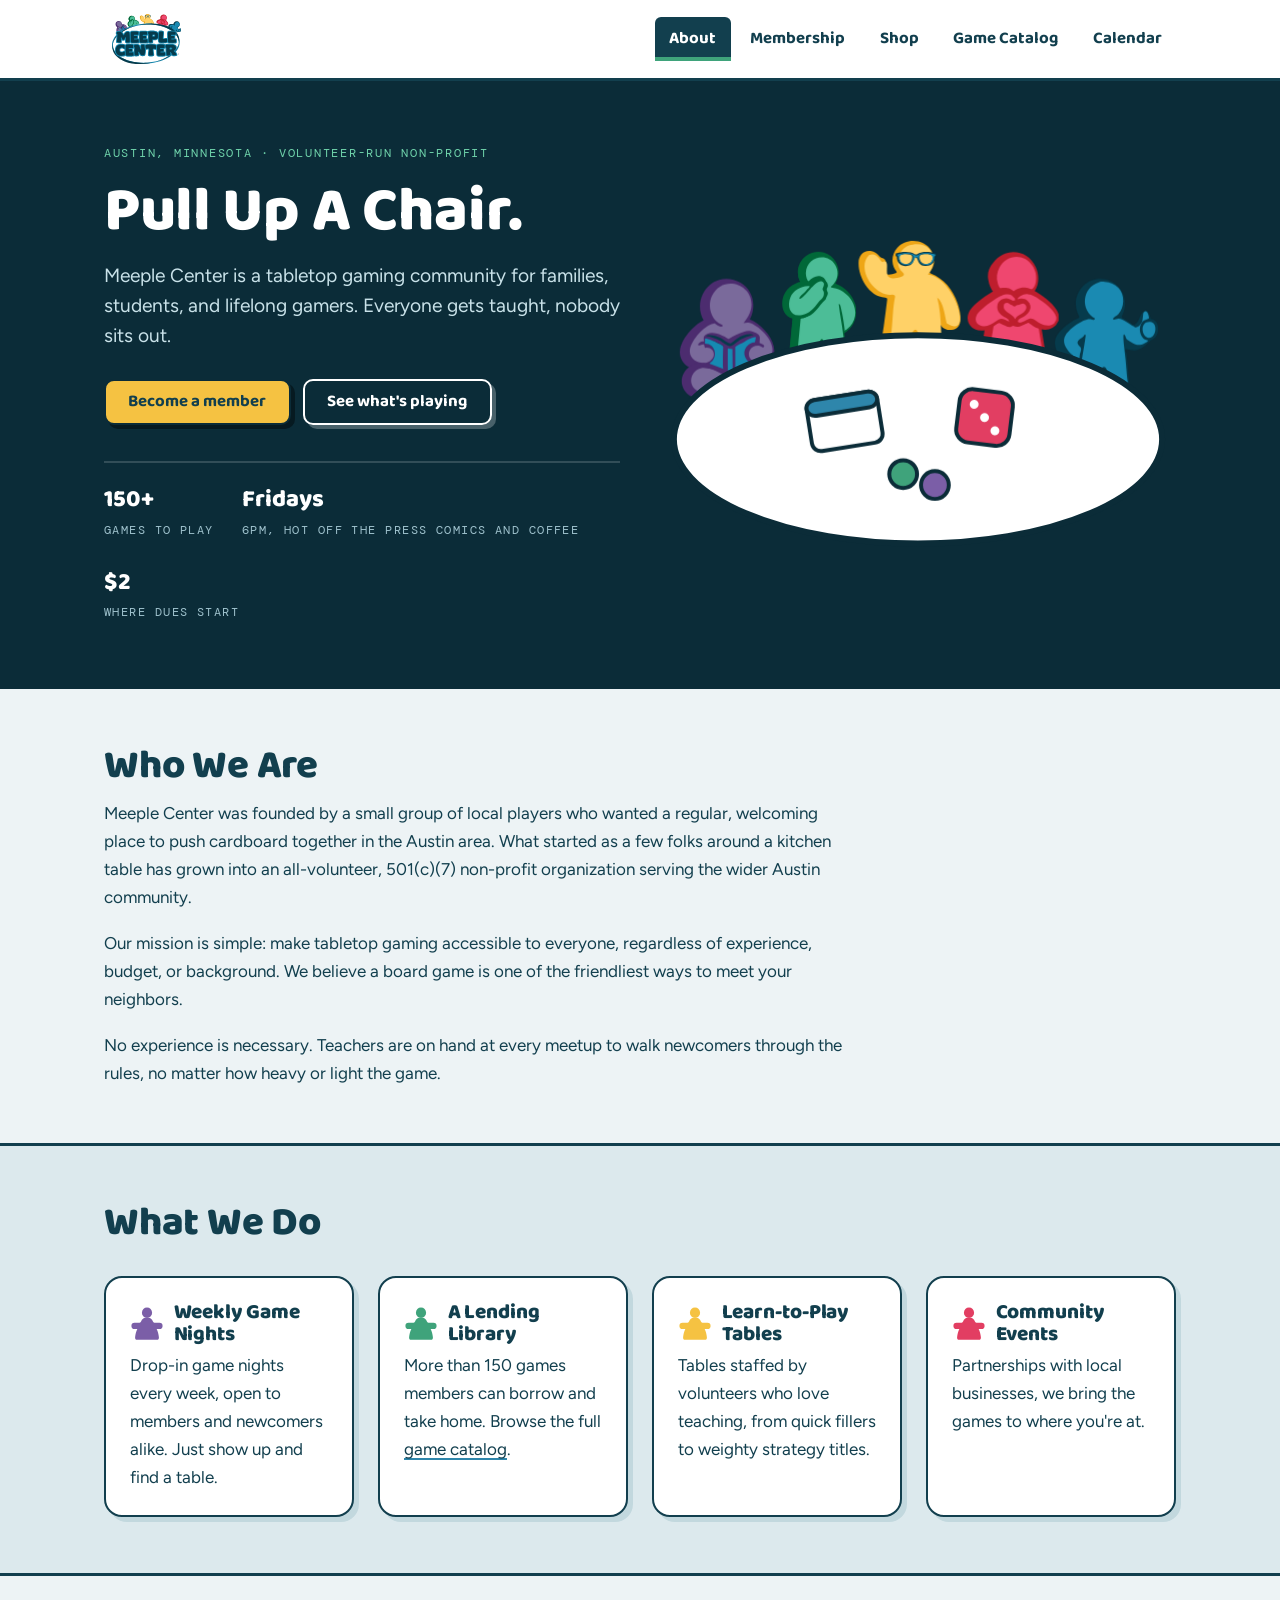
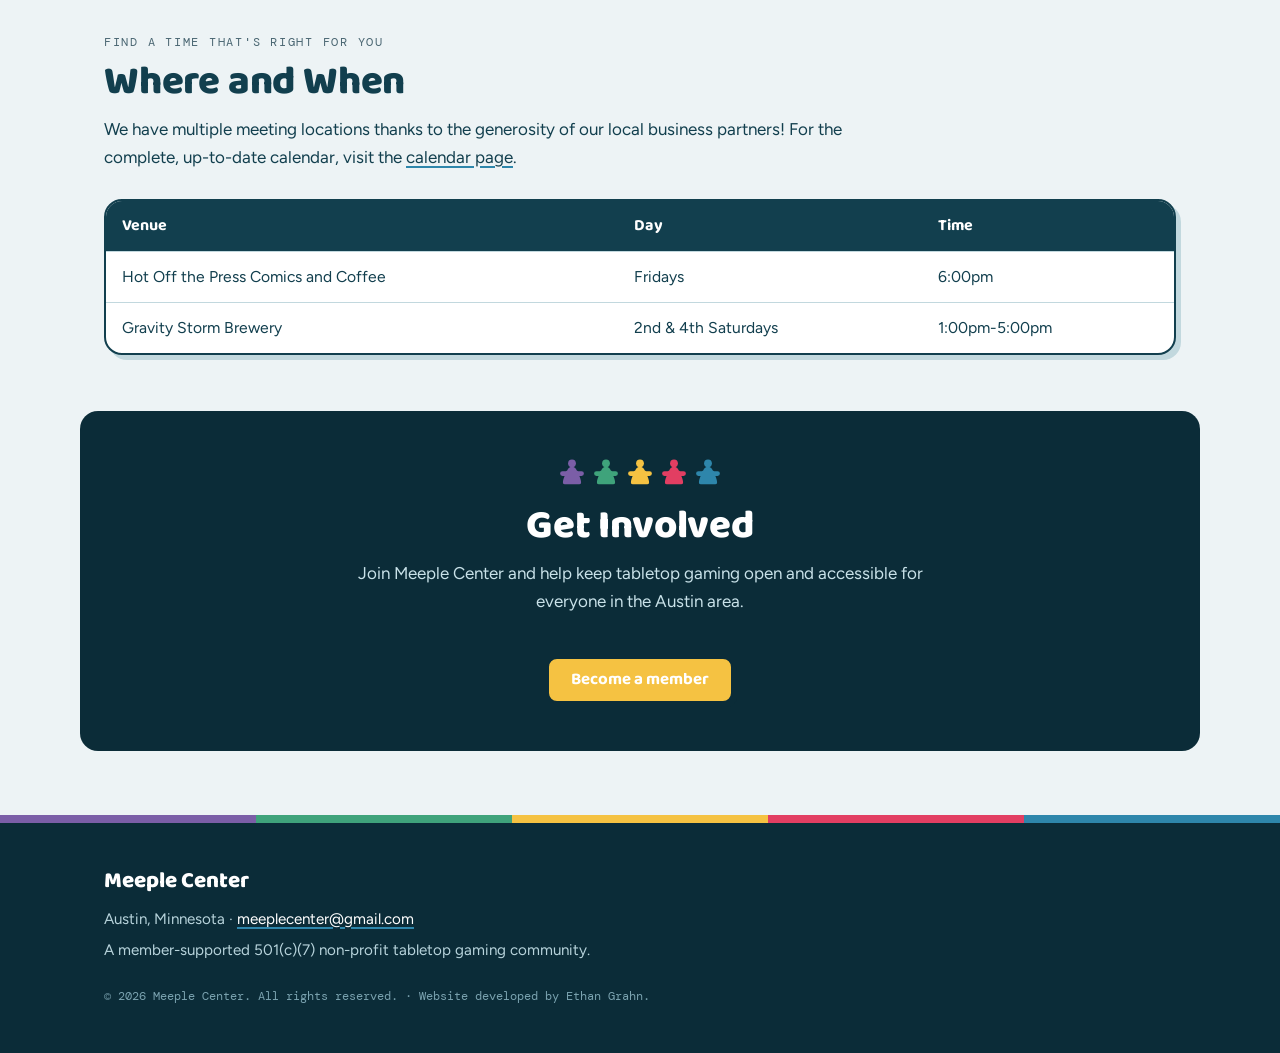
<file: index.html>
<!DOCTYPE html>
<html lang="en">
<head>
<meta charset="utf-8">
<meta name="viewport" content="width=device-width, initial-scale=1">
<title>About | Meeple Center</title>
<meta name="description" content="Meeple Center is a volunteer-run, non-profit tabletop gaming community in Austin, Minnesota.">
<link rel="icon" href="assets/MeepleCenter_Logo.svg">
<link rel="preconnect" href="https://fonts.googleapis.com">
<link rel="preconnect" href="https://fonts.gstatic.com" crossorigin>
<link rel="stylesheet" href="https://fonts.googleapis.com/css2?family=Baloo+2:wght@600;700;800&family=DM+Mono:wght@400;500&family=Figtree:wght@400;500;600;700&display=swap">
<link rel="stylesheet" href="css/styles.css">
</head>
<body data-page="about">
<a class="skip-link" href="#main">Skip to content</a>

<header class="site-header">
  <div class="container header-inner">
    <a class="logo" href="index.html"><img src="assets/MeepleCenter_Logo.svg" alt="Meeple Center home"></a>
    <nav class="site-nav" aria-label="Main">
      <ul>
        <li><a class="active" data-nav="about" href="index.html">About</a></li>
        <li><a data-nav="membership" href="membership.html">Membership</a></li>
        <li><a data-nav="shop" href="shop.html">Shop</a></li>
        <li><a data-nav="catalog" href="catalog.html">Game Catalog</a></li>
        <li><a data-nav="calendar" href="calendar.html">Calendar</a></li>
      </ul>
    </nav>
  </div>
</header>

<main id="main">

  <section class="hero">
    <div class="container hero-split">
      <div>
        <p class="hero-tag">Austin, Minnesota &middot; Volunteer-run non-profit</p>
        <h1>Pull Up A Chair.</h1>
        <p class="lead">Meeple Center is a tabletop gaming community for families, students, and lifelong gamers. Everyone gets taught, nobody sits out.</p>
        <div class="hero-actions">
          <a class="btn btn-primary" href="membership.html">Become a member</a>
          <a class="btn" href="calendar.html">See what's playing</a>
        </div>
        <ul class="hero-facts">
          <li><b>150+</b><span>Games to play</span></li>
          <li><b>Fridays</b><span>6pm, Hot Off The Press Comics and Coffee</span></li>
          <li><b>$2</b><span>Where dues start</span></li>
        </ul>
      </div>

      <!-- Five players arriving at the table, in the logo's colors and order.
           Each meeple is its own artwork file, so the widths below differ: they
           are each 130 tall, scaled to that file's own aspect ratio, then
           centred on the seat and stood on the arc behind the table. -->
      <svg class="table-scene" viewBox="0 96 520 328" aria-hidden="true" focusable="false">
        <g class="seat seat-1">
          <image class="meeple" href="assets/Meeple_Purple.svg" x="20" y="148" width="100" height="130"/>
        </g>
        <g class="seat seat-2">
          <image class="meeple" href="assets/Meeple_Green.svg" x="123" y="121" width="75" height="130"/>
        </g>
        <g class="seat seat-3">
          <image class="meeple" href="assets/Meeple_Yellow.svg" x="200" y="110" width="103" height="130"/>
        </g>
        <g class="seat seat-4">
          <image class="meeple" href="assets/Meeple_Red.svg" x="310" y="121" width="92" height="130"/>
        </g>
        <g class="seat seat-5">
          <image class="meeple" href="assets/Meeple_Blue.svg" x="398" y="148" width="104" height="130"/>
        </g>

        <ellipse class="tabletop" cx="260" cy="310" rx="246" ry="105"/>

        <g class="pieces">
          <g transform="rotate(-9 185 292)">
            <rect class="piece" x="150" y="266" width="72" height="52" rx="9" fill="#fff"/>
            <rect class="piece" x="150" y="266" width="72" height="16" rx="9" fill="#2e86ab"/>
          </g>
          <g transform="rotate(7 327 288)">
            <rect class="piece" x="300" y="261" width="54" height="54" rx="13" fill="#e23e62"/>
            <circle cx="315" cy="276" r="4.5" fill="#fff" stroke="none"/>
            <circle cx="327" cy="288" r="4.5" fill="#fff" stroke="none"/>
            <circle cx="339" cy="300" r="4.5" fill="#fff" stroke="none"/>
          </g>
          <circle class="piece" cx="245" cy="345" r="14" fill="#3fa37b"/>
          <circle class="piece" cx="277" cy="356" r="14" fill="#7b5ea7"/>
        </g>
      </svg>
    </div>
  </section>

  <section class="section">
    <div class="container">
      <div class="narrow">
      <h2>Who We Are</h2>
      <p>Meeple Center was founded by a small group of local players who wanted a regular, welcoming place to push cardboard together in the Austin area. What started as a few folks around a kitchen table has grown into an all-volunteer, 501(c)(7) non-profit organization serving the wider Austin community.</p>
      <p>Our mission is simple: make tabletop gaming accessible to everyone, regardless of experience, budget, or background. We believe a board game is one of the friendliest ways to meet your neighbors.</p>
      <p>No experience is necessary. Teachers are on hand at every meetup to walk newcomers through the rules, no matter how heavy or light the game.</p>
      </div>
    </div>
  </section>

  <section class="section-band">
    <div class="container">
      <h2>What We Do</h2>
      <div class="grid">
        <div class="card">
          <h3 class="card-title"><span class="card-meeple" aria-hidden="true"></span>Weekly Game Nights</h3>
          <p>Drop-in game nights every week, open to members and newcomers alike. Just show up and find a table.</p>
        </div>
        <div class="card">
          <h3 class="card-title"><span class="card-meeple" aria-hidden="true"></span>A Lending Library</h3>
          <p>More than 150 games members can borrow and take home. Browse the full <a href="catalog.html">game catalog</a>.</p>
        </div>
        <div class="card">
          <h3 class="card-title"><span class="card-meeple" aria-hidden="true"></span>Learn-to-Play Tables</h3>
          <p>Tables staffed by volunteers who love teaching, from quick fillers to weighty strategy titles.</p>
        </div>
        <div class="card">
          <h3 class="card-title"><span class="card-meeple" aria-hidden="true"></span>Community Events</h3>
          <p>Partnerships with local businesses, we bring the games to where you're at.</p>
        </div>
      </div>
    </div>
  </section>

  <section class="section">
    <div class="container">
      <p class="eyebrow">Find a time that's right for you</p>
      <h2>Where and When</h2>
      <p class="narrow">We have multiple meeting locations thanks to the generosity of our local business partners! For the complete, up-to-date calendar, visit the <a href="calendar.html">calendar page</a>.</p>
      <div class="table-wrap">
        <table>
          <thead>
            <tr>
              <th scope="col">Venue</th>
              <th scope="col">Day</th>
              <th scope="col">Time</th>
            </tr>
          </thead>
          <tbody>
            <tr>
              <td>Hot Off the Press Comics and Coffee</td>
              <td>Fridays</td>
              <td>6:00pm</td>
            </tr>
            <tr>
              <td>Gravity Storm Brewery</td>
              <td>2nd &amp; 4th Saturdays</td>
              <td>1:00pm-5:00pm</td>
            </tr>
          </tbody>
        </table>
      </div>
    </div>
  </section>

  <section class="callout">
    <div class="callout-meeples" aria-hidden="true">
      <span class="meeple-icon"></span>
      <span class="meeple-icon"></span>
      <span class="meeple-icon"></span>
      <span class="meeple-icon"></span>
      <span class="meeple-icon"></span>
    </div>
    <h2>Get Involved</h2>
    <p>Join Meeple Center and help keep tabletop gaming open and accessible for everyone in the Austin area.</p>
    <p><a class="btn btn-primary" href="membership.html">Become a member</a></p>
  </section>

</main>

<footer class="site-footer">
  <div class="rainbow-rule" aria-hidden="true"></div>
  <div class="container">
    <p class="footer-name">Meeple Center</p>
    <p>Austin, Minnesota &middot; <a href="mailto:meeplecenter@gmail.com">meeplecenter@gmail.com</a></p>
    <p>A member-supported 501(c)(7) non-profit tabletop gaming community.</p>
    <p class="footer-legal">&copy; 2026 Meeple Center. All rights reserved. &middot; Website developed by Ethan Grahn.</p>
  </div>
</footer>
</body>
</html>
</file>
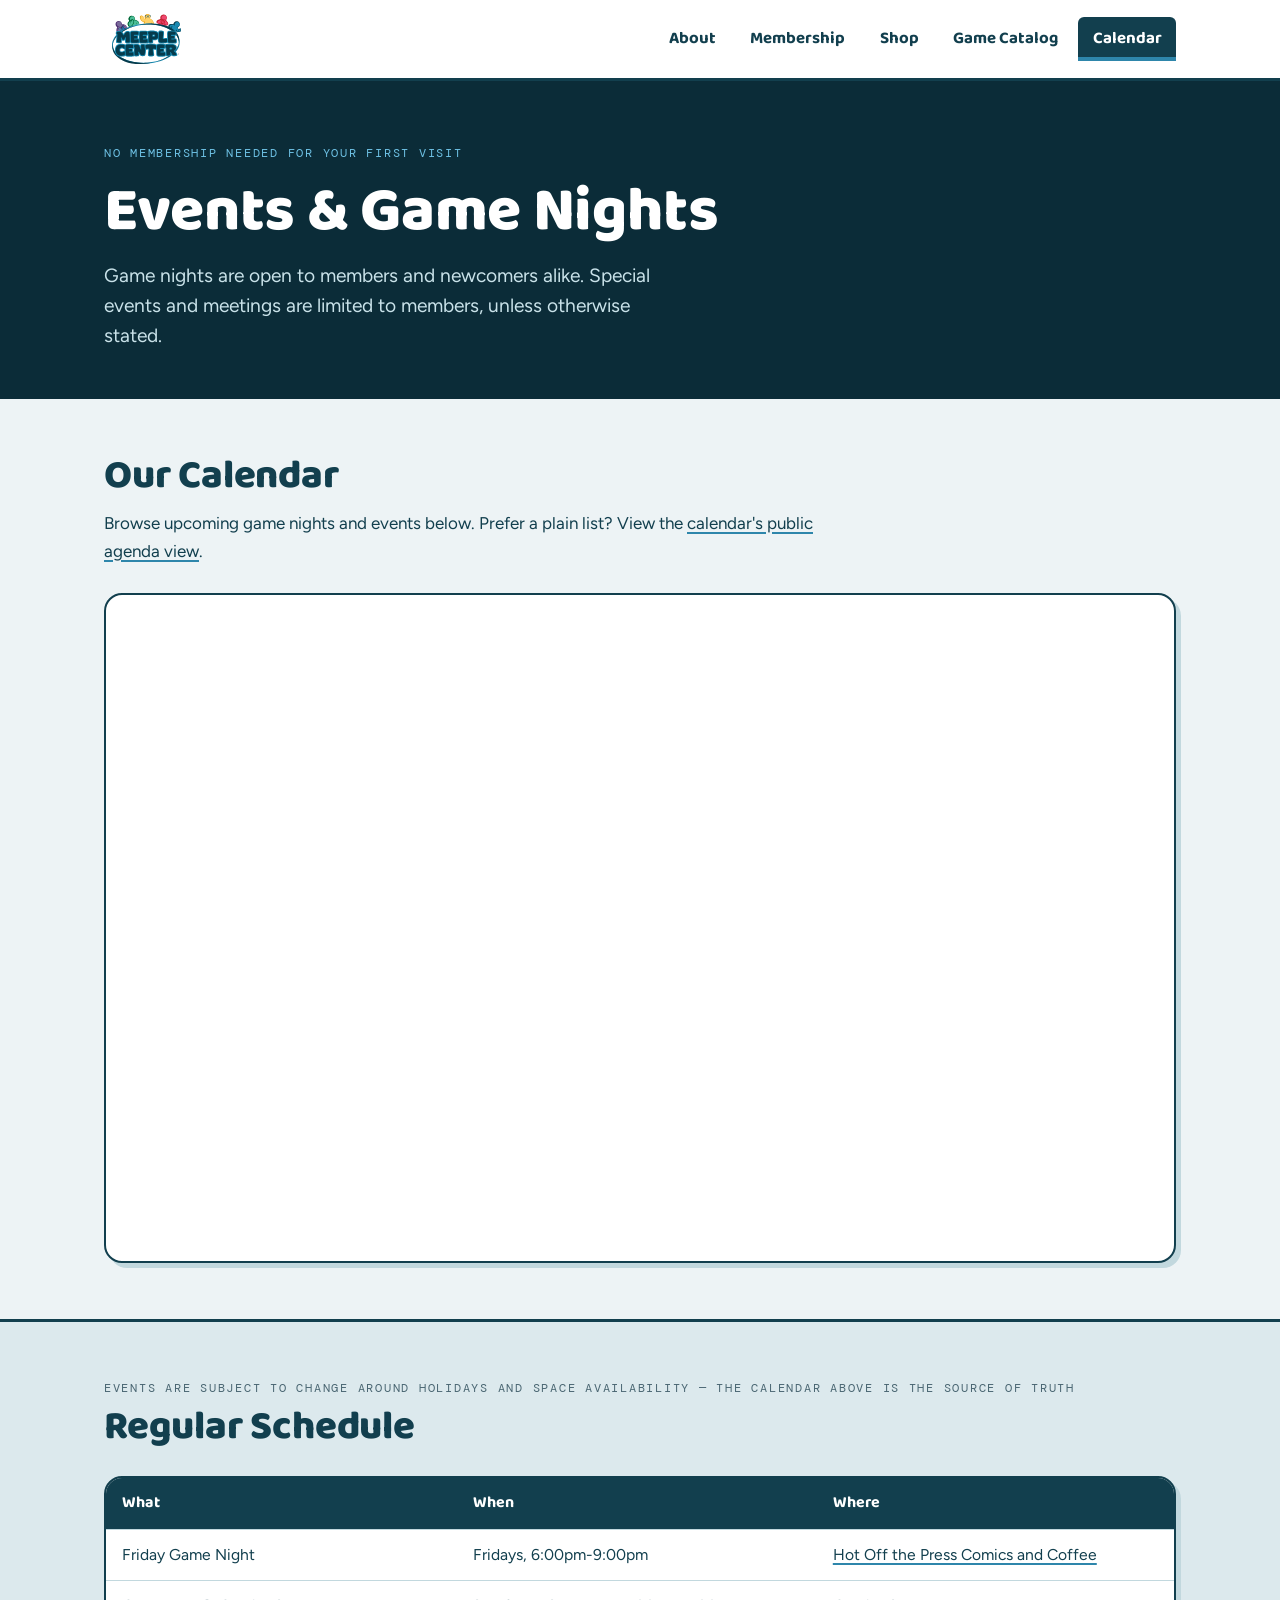
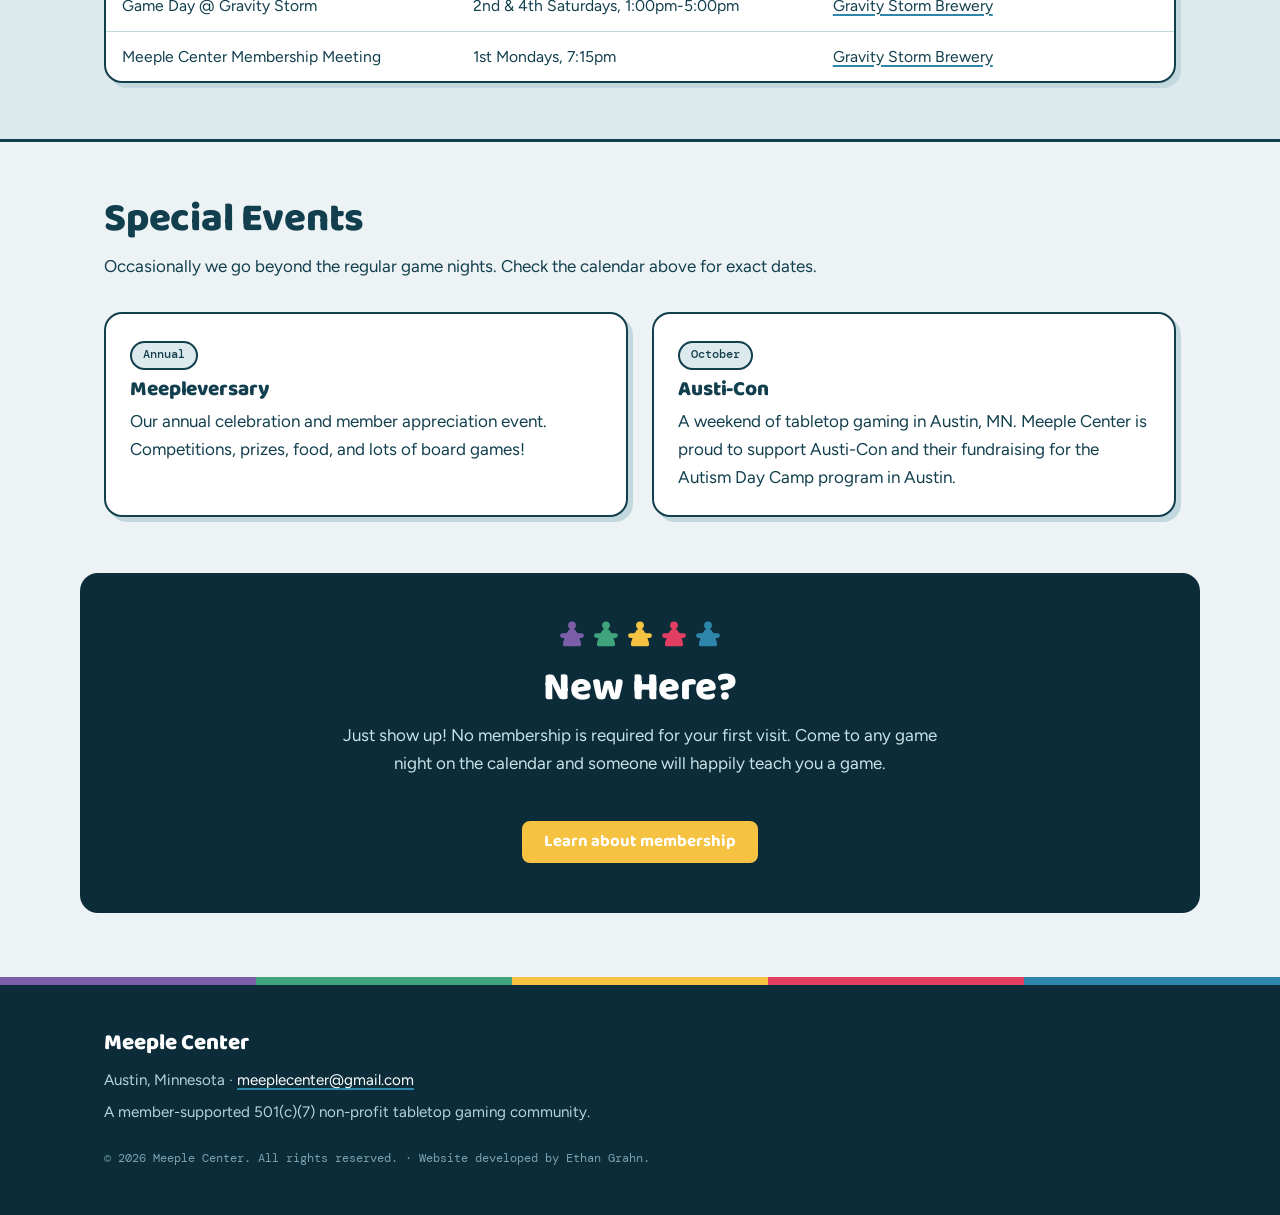
<file: calendar.html>
<!DOCTYPE html>
<html lang="en">
<head>
<meta charset="utf-8">
<meta name="viewport" content="width=device-width, initial-scale=1">
<title>Calendar | Meeple Center</title>
<meta name="description" content="Game nights, tournaments, and community events at Meeple Center in Austin, MN.">
<link rel="icon" href="assets/MeepleCenter_Logo.svg">
<link rel="preconnect" href="https://fonts.googleapis.com">
<link rel="preconnect" href="https://fonts.gstatic.com" crossorigin>
<link rel="stylesheet" href="https://fonts.googleapis.com/css2?family=Baloo+2:wght@600;700;800&family=DM+Mono:wght@400;500&family=Figtree:wght@400;500;600;700&display=swap">
<link rel="stylesheet" href="css/styles.css">
</head>
<body data-page="calendar">
<a class="skip-link" href="#main">Skip to content</a>

<header class="site-header">
  <div class="container header-inner">
    <a class="logo" href="index.html"><img src="assets/MeepleCenter_Logo.svg" alt="Meeple Center home"></a>
    <nav class="site-nav" aria-label="Main">
      <ul>
        <li><a data-nav="about" href="index.html">About</a></li>
        <li><a data-nav="membership" href="membership.html">Membership</a></li>
        <li><a data-nav="shop" href="shop.html">Shop</a></li>
        <li><a data-nav="catalog" href="catalog.html">Game Catalog</a></li>
        <li><a class="active" data-nav="calendar" href="calendar.html">Calendar</a></li>
      </ul>
    </nav>
  </div>
</header>

<main id="main">

  <section class="hero">
    <div class="container">
      <p class="hero-tag">No membership needed for your first visit</p>
      <h1>Events &amp; Game Nights</h1>
      <p class="lead">Game nights are open to members and newcomers alike. Special events and meetings are limited to members, unless otherwise stated.</p>
    </div>
  </section>

  <section class="section">
    <div class="container">
      <h2>Our Calendar</h2>
      <p class="narrow">Browse upcoming game nights and events below. Prefer a plain list? View the <a href="https://calendar.google.com/calendar/u/0/embed?src=meeplecenter%40gmail.com&amp;mode=AGENDA">calendar's public agenda view</a>.</p>
      <!--
        This calendar embed is connected to the meeplecenter@gmail.com calendar,
        which is shared publicly. To add or change events, just edit that
        calendar in Google Calendar; this page updates on its own.
      -->
      <div class="embed-wrap">
        <iframe src="https://calendar.google.com/calendar/embed?src=meeplecenter%40gmail.com&amp;ctz=America%2FChicago&amp;mode=MONTH&amp;showTitle=0&amp;showPrint=0&amp;showTabs=1&amp;showCalendars=0&amp;showTz=0" title="Meeple Center events calendar" loading="lazy" frameborder="0" scrolling="no"></iframe>
      </div>
    </div>
  </section>

  <section class="section-band">
    <div class="container">
      <p class="eyebrow">Events are subject to change around holidays and space availability &mdash; the calendar above is the source of truth</p>
      <h2>Regular Schedule</h2>
      <div class="table-wrap">
        <table>
          <thead>
            <tr>
              <th scope="col">What</th>
              <th scope="col">When</th>
              <th scope="col">Where</th>
            </tr>
          </thead>
          <tbody>
            <tr>
              <td>Friday Game Night</td>
              <td>Fridays, 6:00pm-9:00pm</td>
              <td><a href="https://maps.app.goo.gl/4r5ZzXWqi2g5WTBi7" target="_blank" rel="noopener noreferrer">Hot Off the Press Comics and Coffee</a></td>
            </tr>
            <tr>
              <td>Game Day @ Gravity Storm</td>
              <td>2nd &amp; 4th Saturdays, 1:00pm-5:00pm</td>
              <td><a href="https://maps.app.goo.gl/n5DRdsrgC3RVHMPj7" target="_blank" rel="noopener noreferrer">Gravity Storm Brewery</a></td>
            </tr>
            <tr>
              <td>Meeple Center Membership Meeting</td>
              <td>1st Mondays, 7:15pm</td>
              <td><a href="https://maps.app.goo.gl/n5DRdsrgC3RVHMPj7" target="_blank" rel="noopener noreferrer">Gravity Storm Brewery</a></td>
            </tr>
          </tbody>
        </table>
      </div>
    </div>
  </section>

  <section class="section">
    <div class="container">
      <h2>Special Events</h2>
      <p class="narrow">Occasionally we go beyond the regular game nights. Check the calendar above for exact dates.</p>
      <div class="grid">
        <div class="card">
          <span class="badge">Annual</span>
          <h3>Meepleversary</h3>
          <p>Our annual celebration and member appreciation event. Competitions, prizes, food, and lots of board games!</p>
        </div>
        <div class="card">
          <span class="badge">October</span>
          <h3>Austi-Con</h3>
          <p>A weekend of tabletop gaming in Austin, MN. Meeple Center is proud to support Austi-Con and their fundraising for the Autism Day Camp program in Austin.</p>
        </div>
      </div>
    </div>
  </section>

  <section class="callout">
    <div class="callout-meeples" aria-hidden="true">
      <span class="meeple-icon"></span>
      <span class="meeple-icon"></span>
      <span class="meeple-icon"></span>
      <span class="meeple-icon"></span>
      <span class="meeple-icon"></span>
    </div>
    <h2>New Here?</h2>
    <p>Just show up! No membership is required for your first visit. Come to any game night on the calendar and someone will happily teach you a game.</p>
    <p><a class="btn btn-primary" href="membership.html">Learn about membership</a></p>
  </section>

</main>

<footer class="site-footer">
  <div class="rainbow-rule" aria-hidden="true"></div>
  <div class="container">
    <p class="footer-name">Meeple Center</p>
    <p>Austin, Minnesota &middot; <a href="mailto:meeplecenter@gmail.com">meeplecenter@gmail.com</a></p>
    <p>A member-supported 501(c)(7) non-profit tabletop gaming community.</p>
    <p class="footer-legal">&copy; 2026 Meeple Center. All rights reserved. &middot; Website developed by Ethan Grahn.</p>
  </div>
</footer>
</body>
</html>
</file>
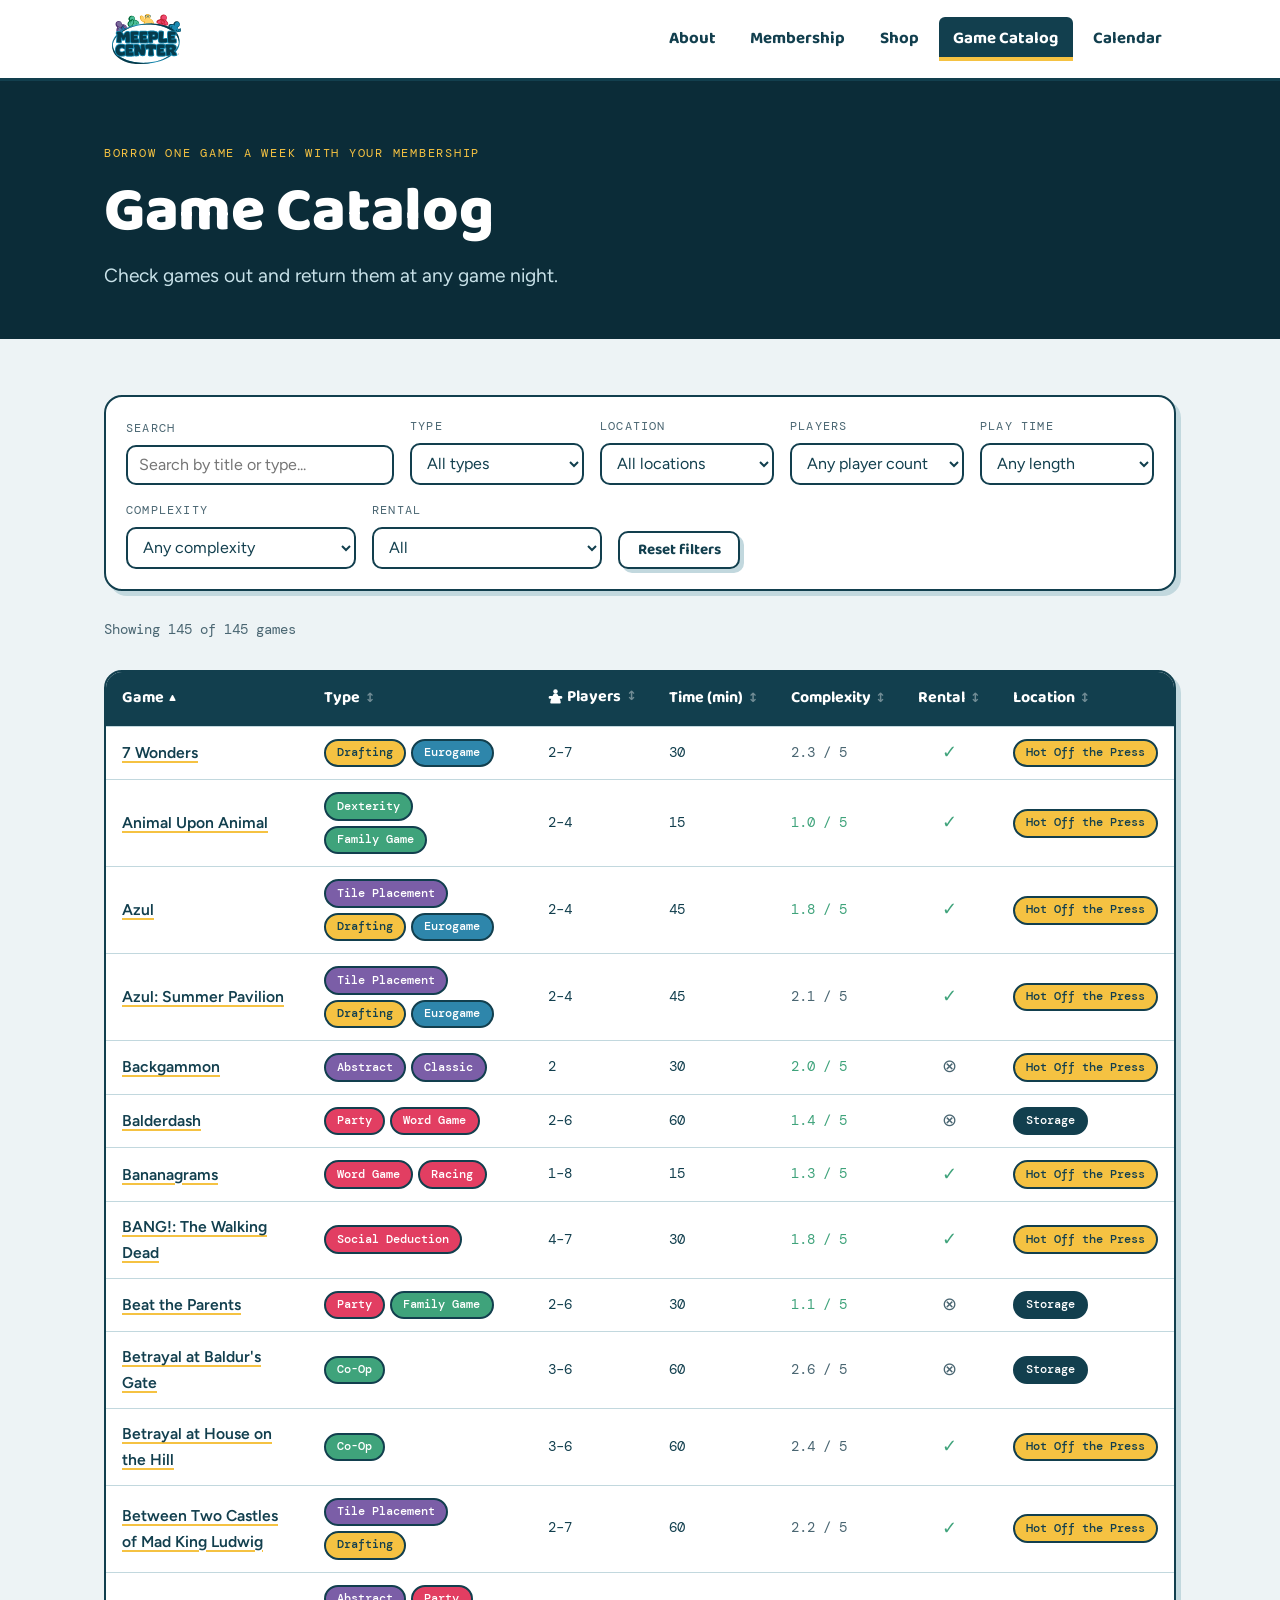
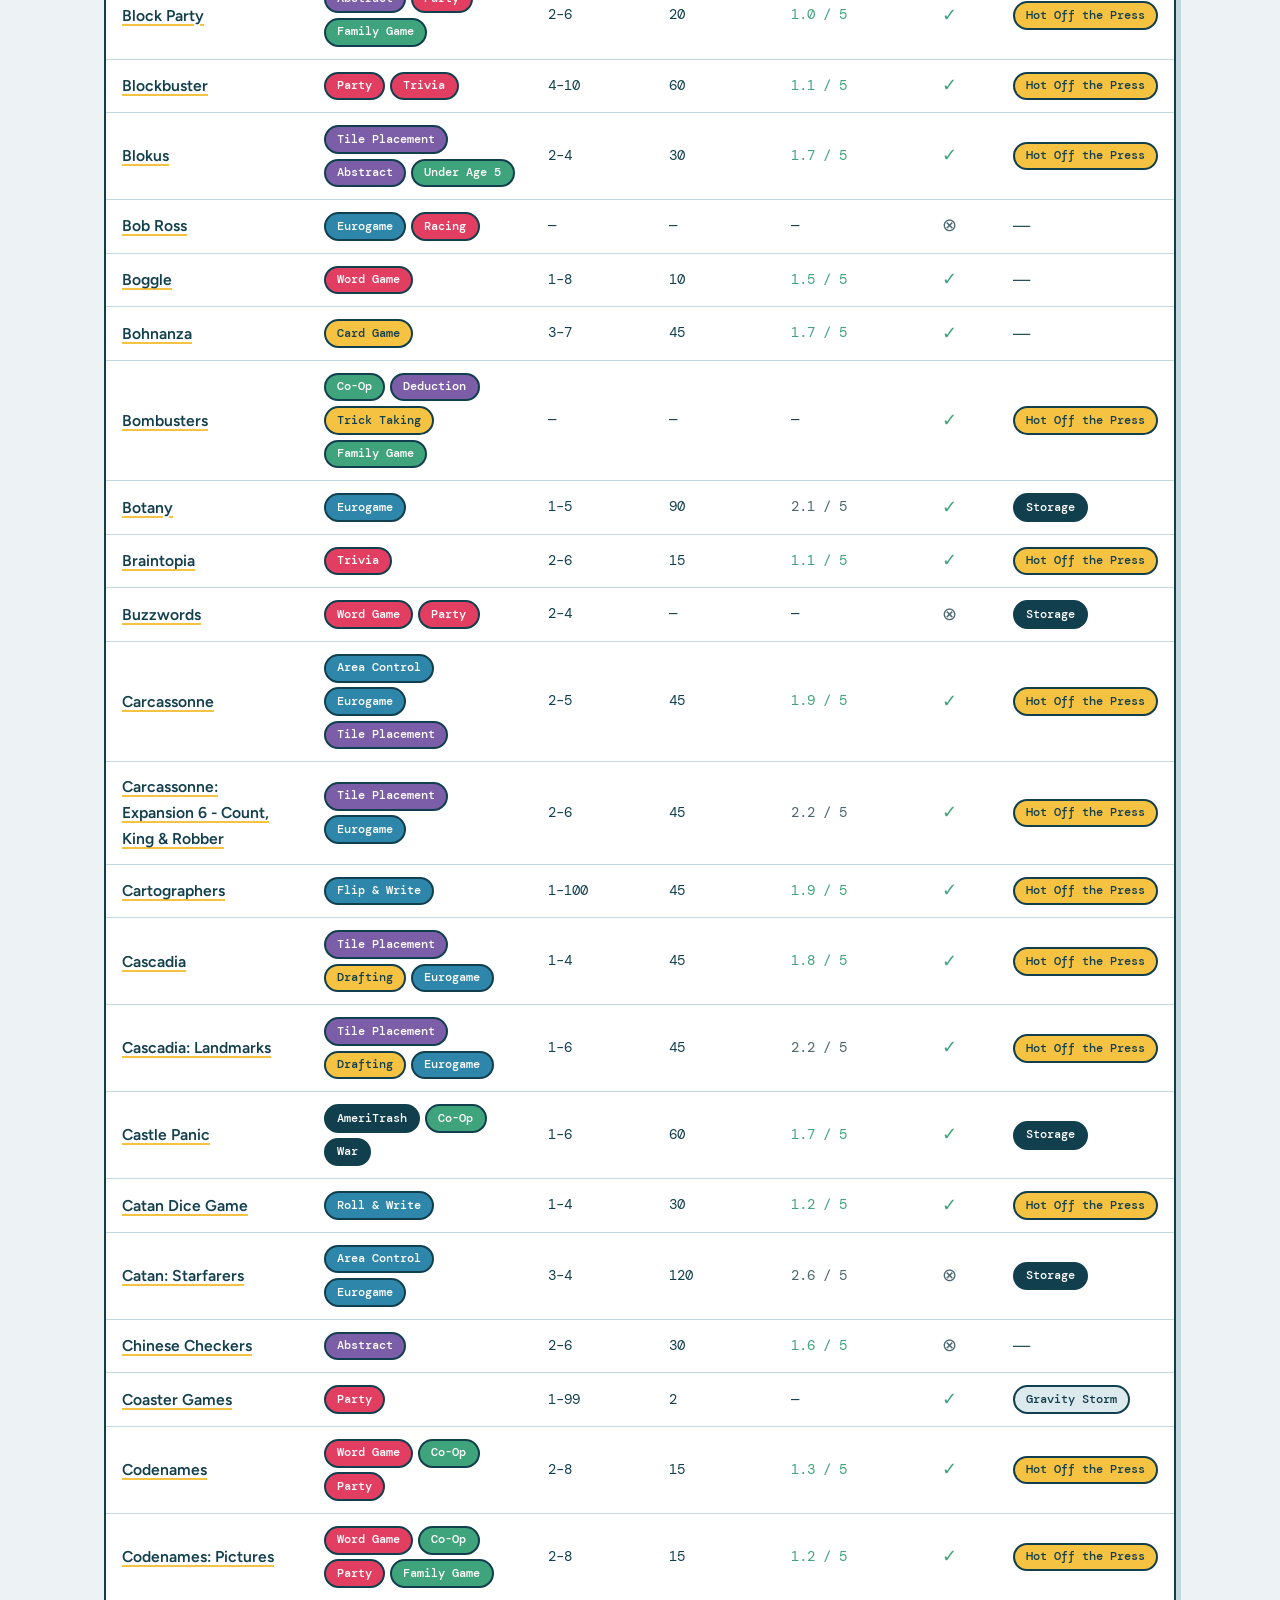
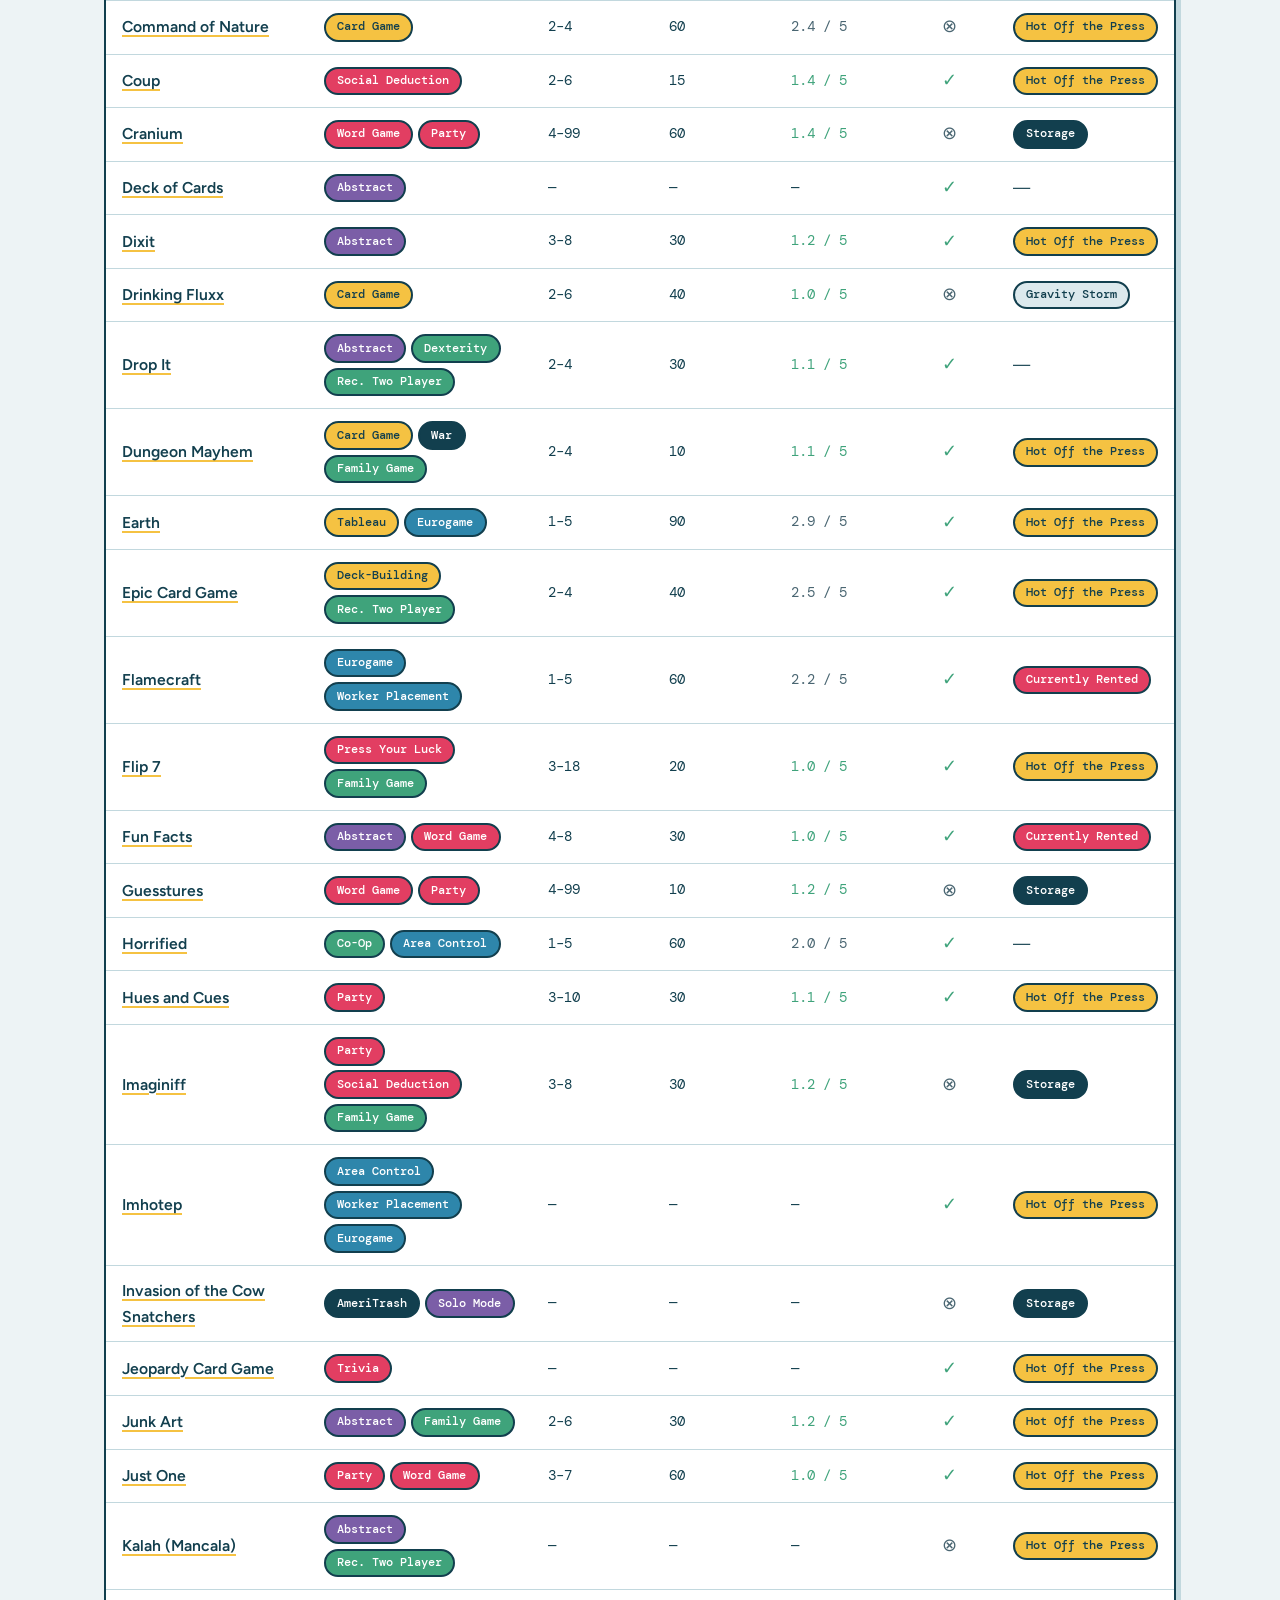
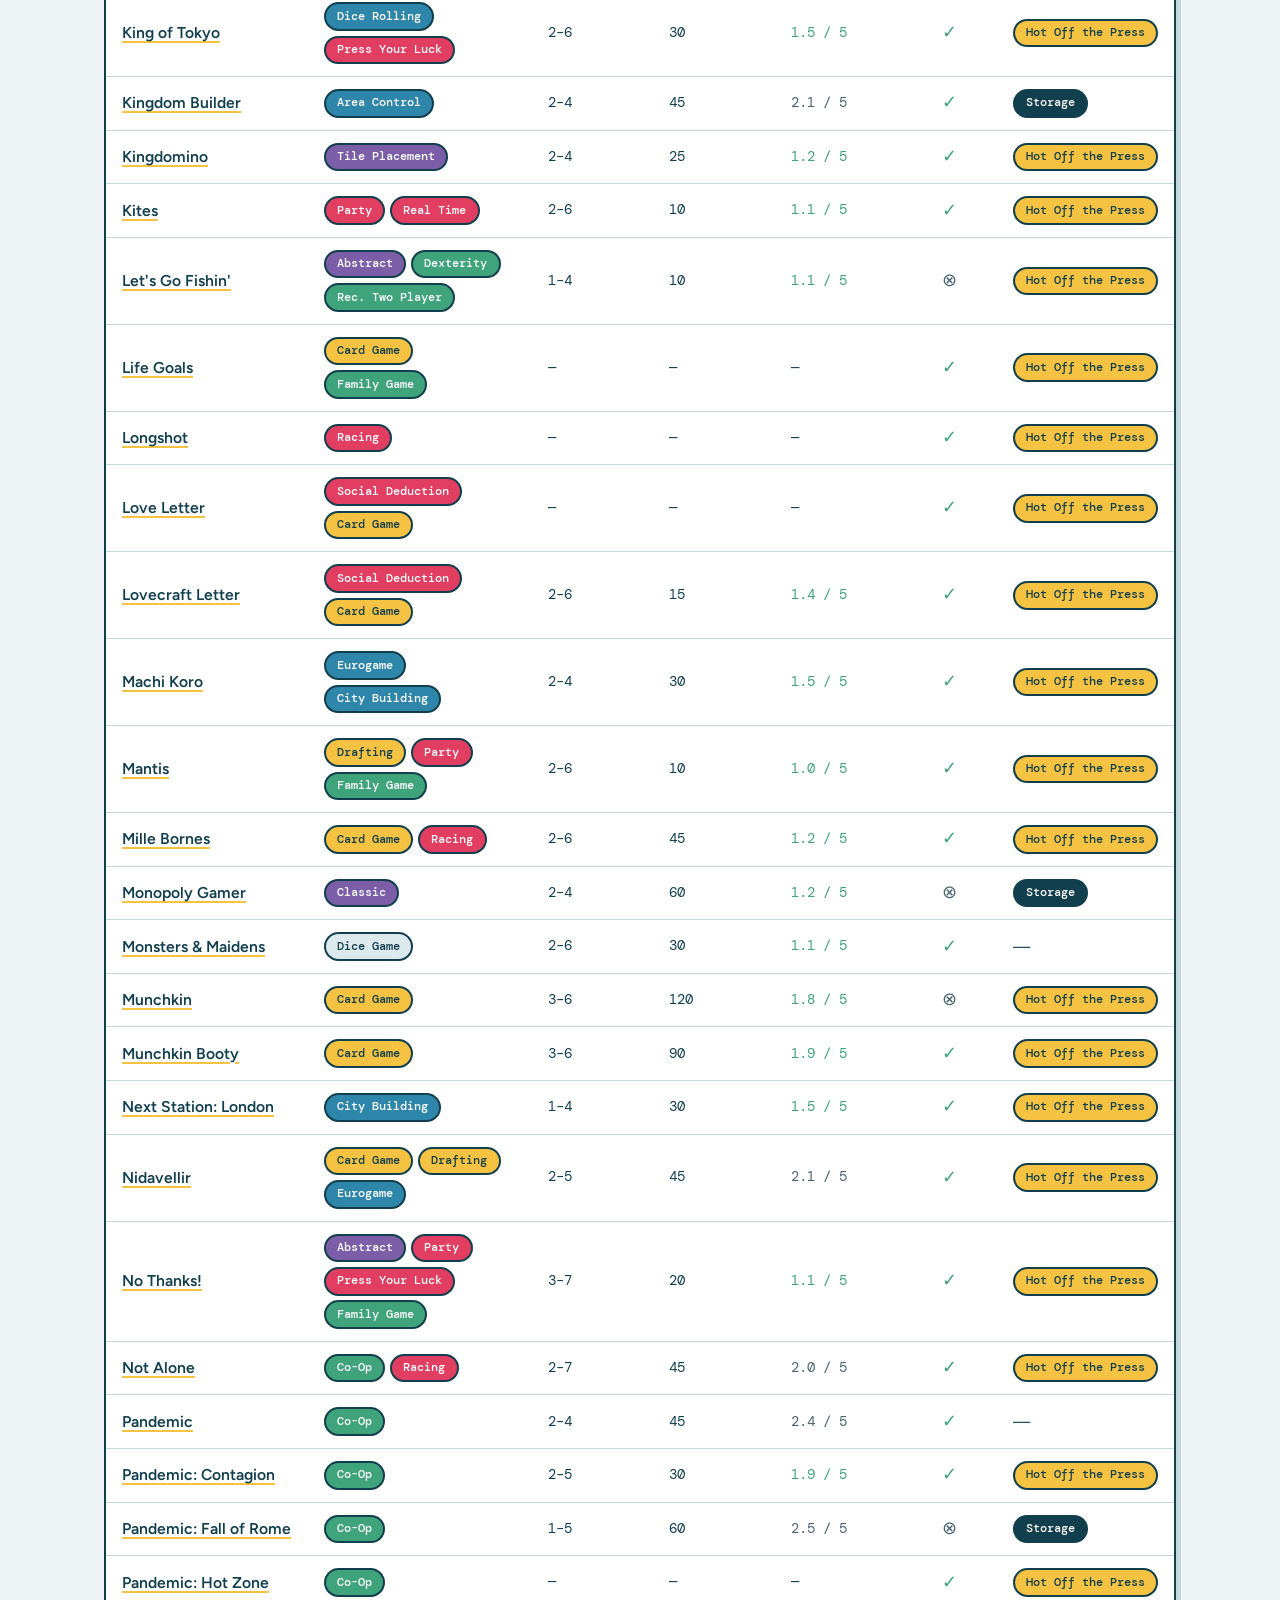
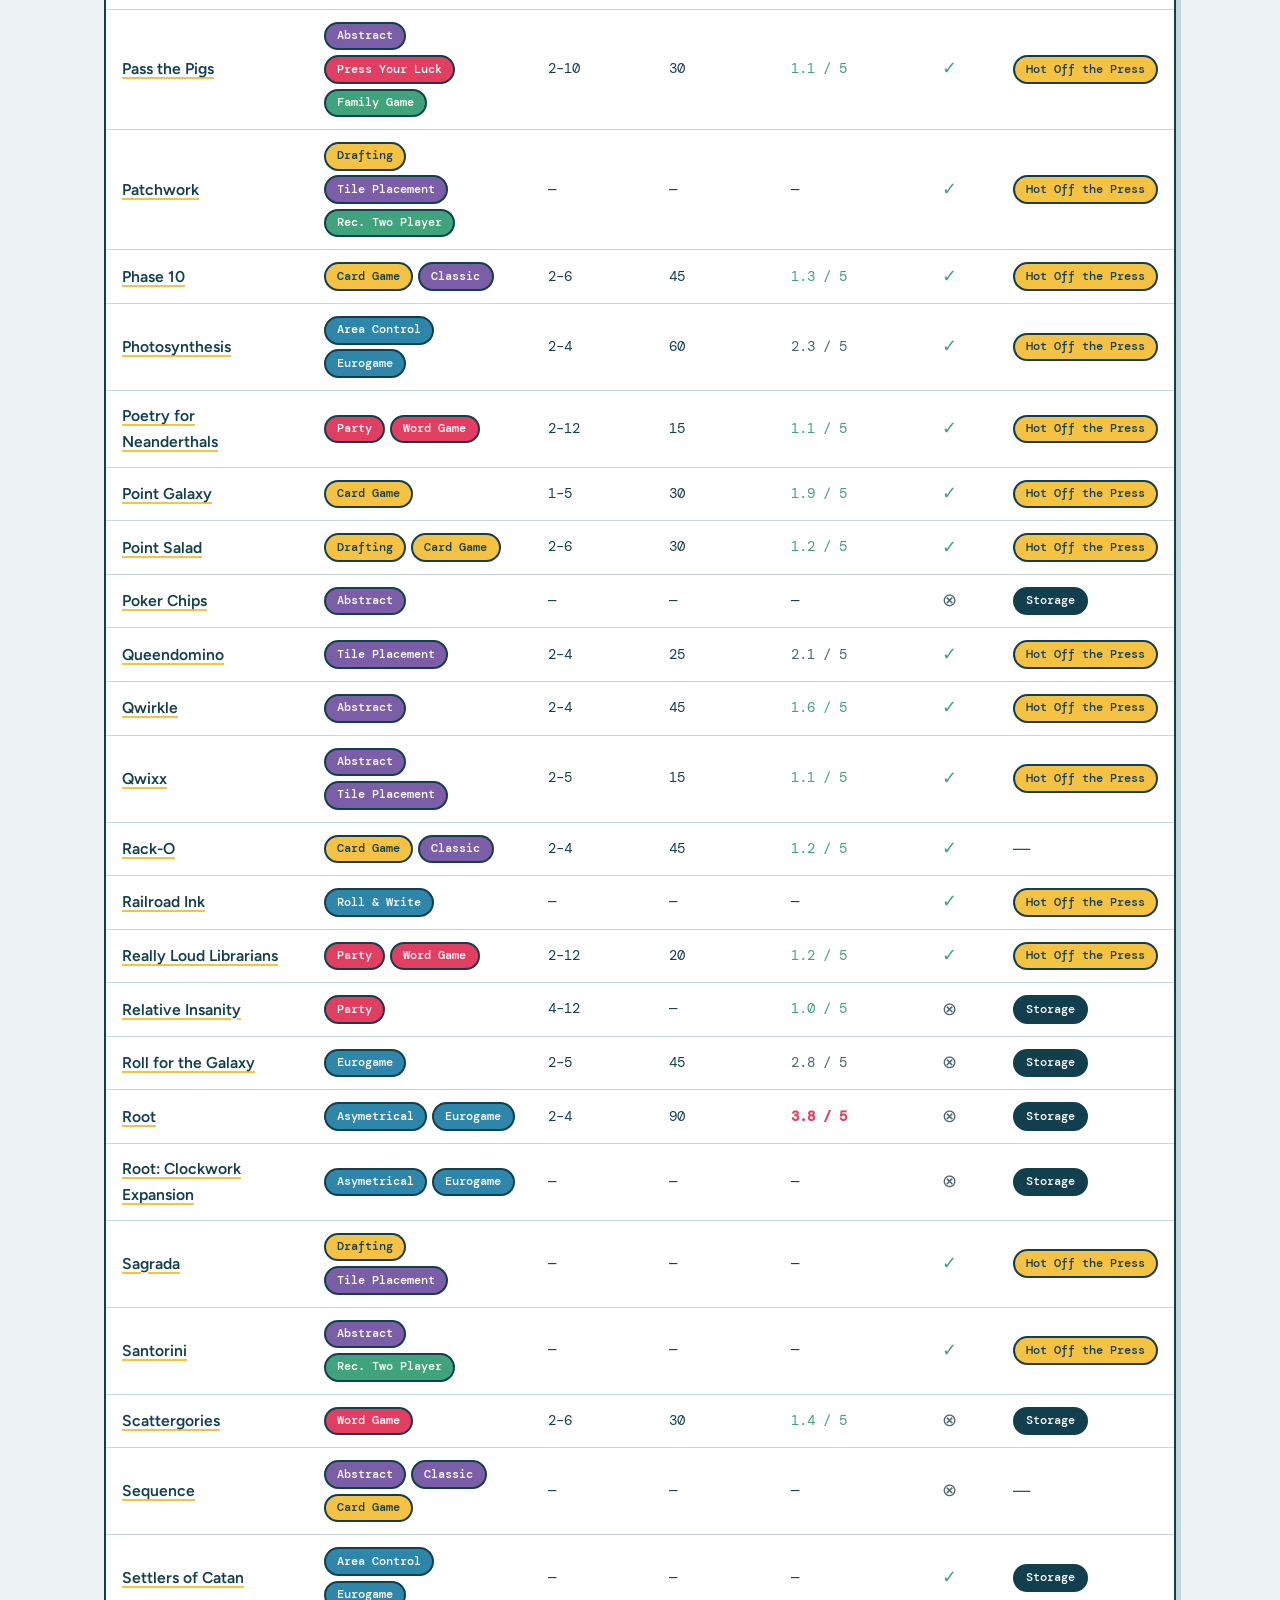
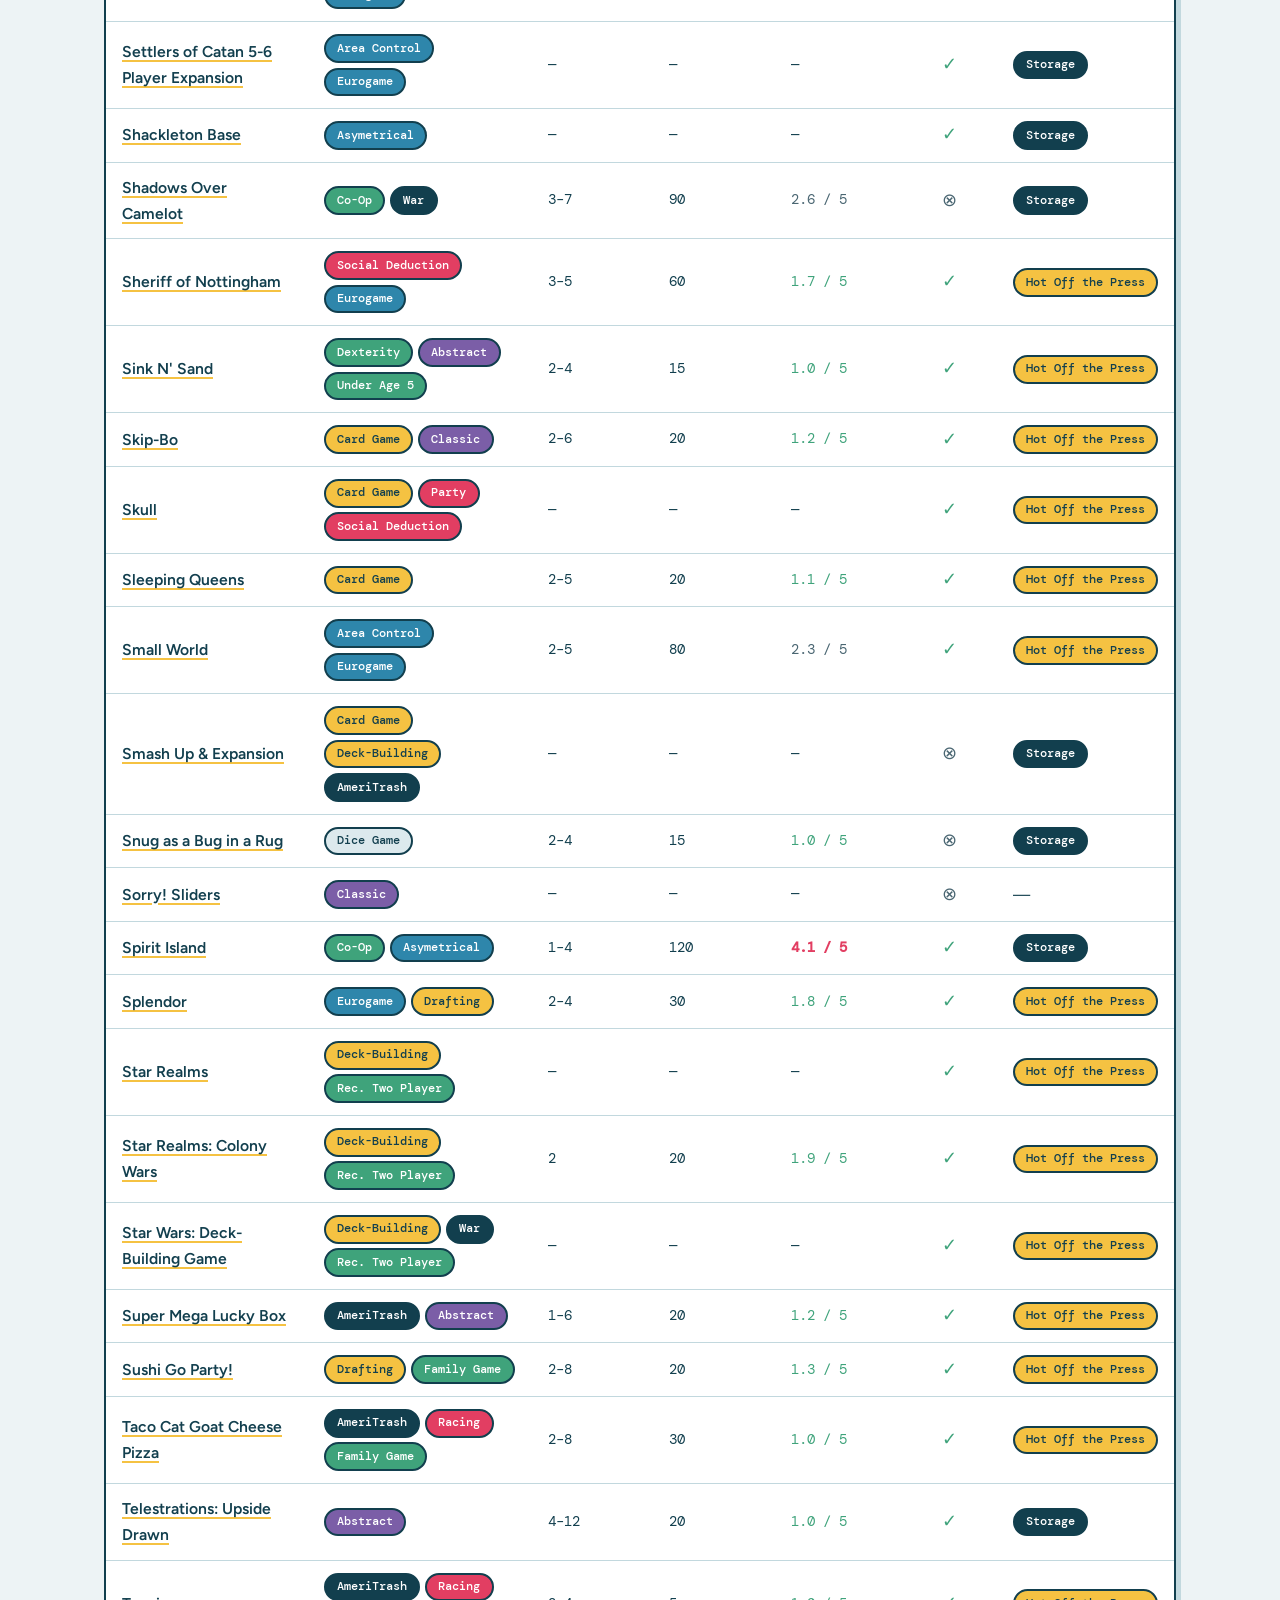
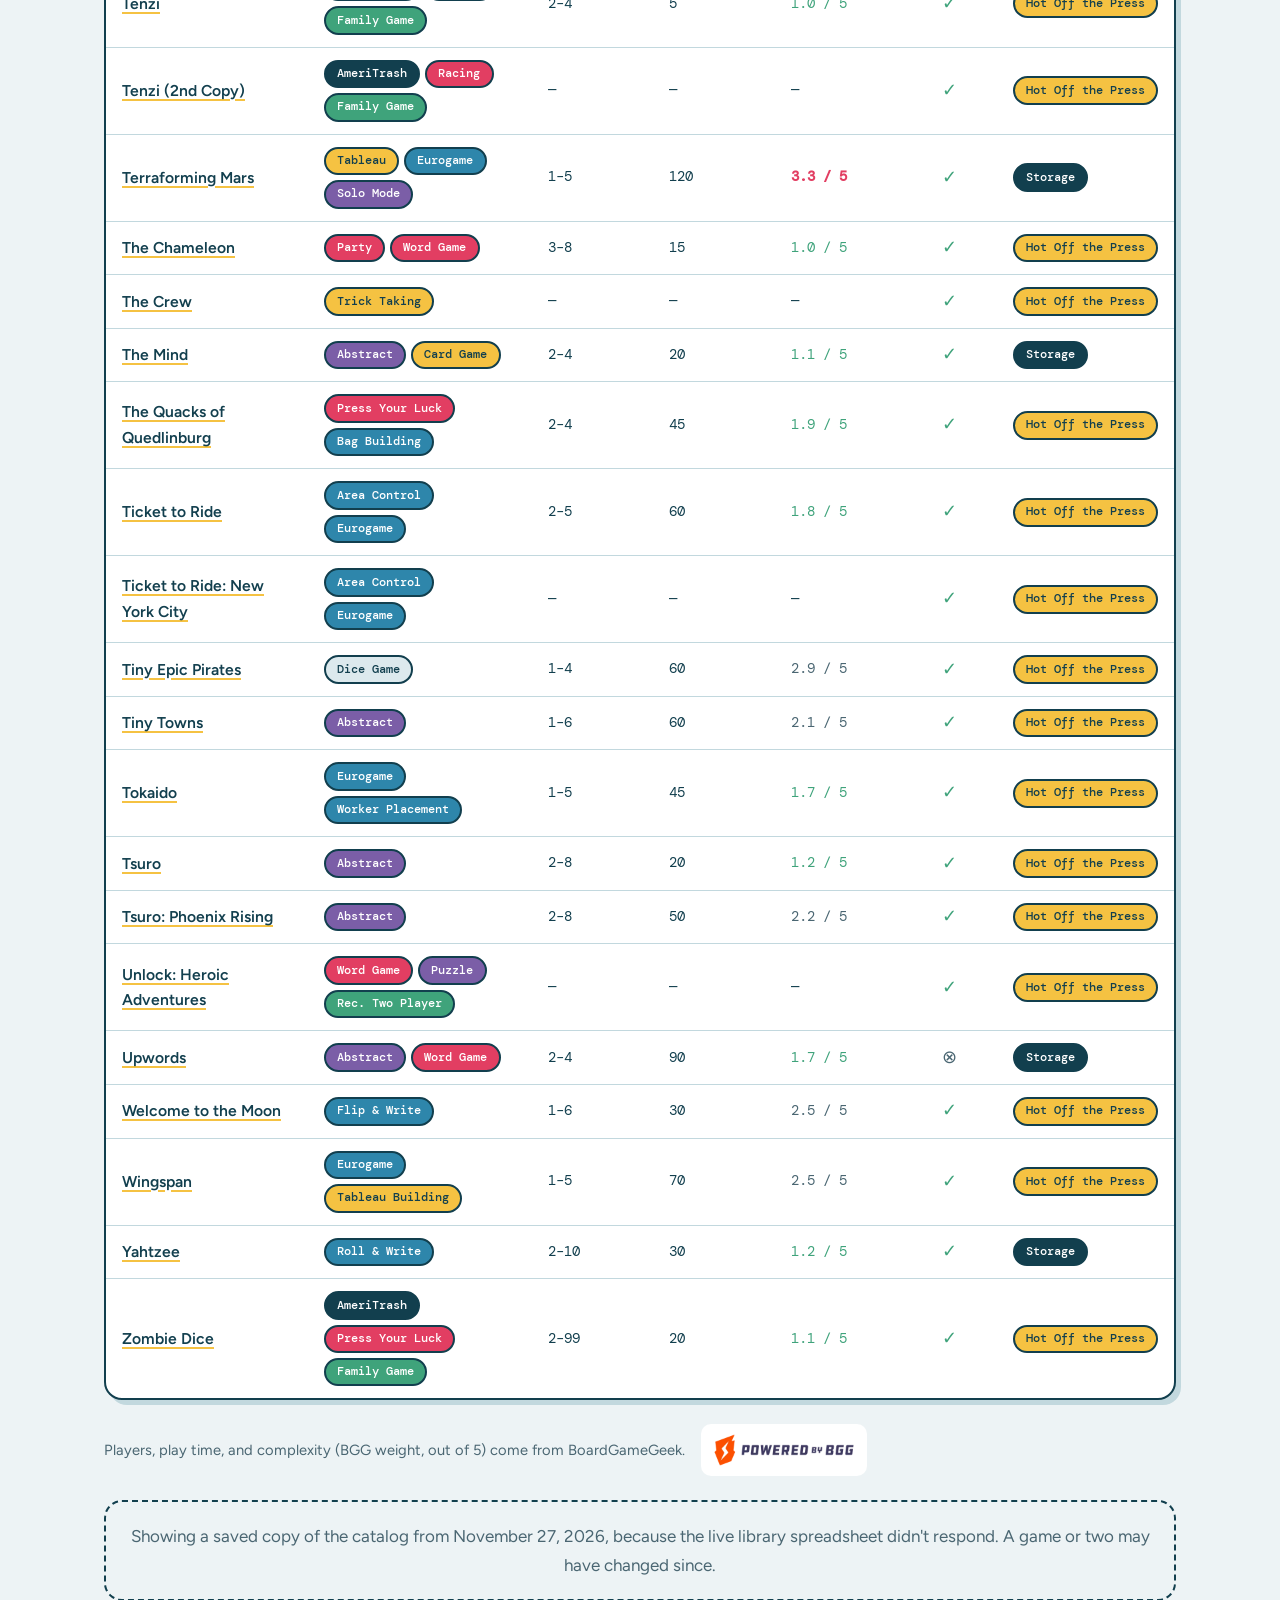
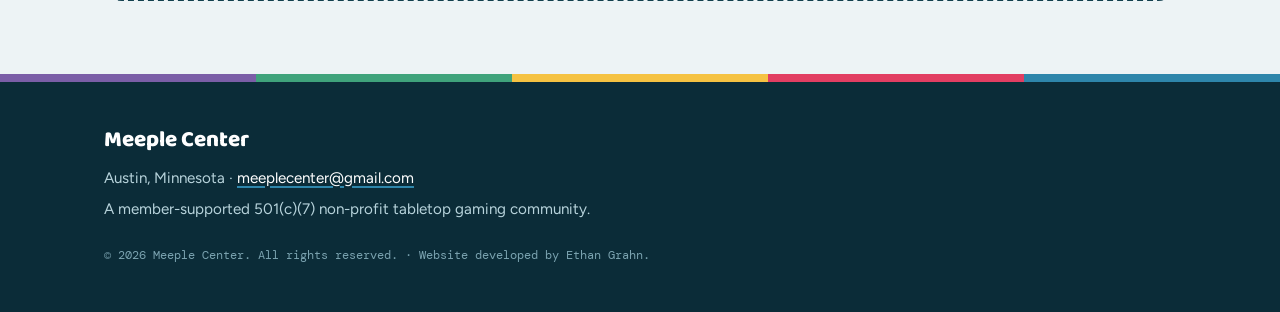
<file: catalog.html>
<!DOCTYPE html>
<html lang="en">
<head>
<meta charset="utf-8">
<meta name="viewport" content="width=device-width, initial-scale=1">
<title>Game Catalog | Meeple Center</title>
<meta name="description" content="Search and filter the Meeple Center lending library of board games.">
<link rel="icon" href="assets/MeepleCenter_Logo.svg">
<link rel="preconnect" href="https://fonts.googleapis.com">
<link rel="preconnect" href="https://fonts.gstatic.com" crossorigin>
<link rel="preconnect" href="https://docs.google.com">
<link rel="stylesheet" href="https://fonts.googleapis.com/css2?family=Baloo+2:wght@600;700;800&family=DM+Mono:wght@400;500&family=Figtree:wght@400;500;600;700&display=swap">
<link rel="stylesheet" href="css/styles.css">
<script src="js/catalog-data.js" defer></script>
<script src="js/catalog.js" defer></script>
</head>
<body data-page="catalog">
<a class="skip-link" href="#main">Skip to content</a>

<header class="site-header">
  <div class="container header-inner">
    <a class="logo" href="index.html"><img src="assets/MeepleCenter_Logo.svg" alt="Meeple Center home"></a>
    <nav class="site-nav" aria-label="Main">
      <ul>
        <li><a data-nav="about" href="index.html">About</a></li>
        <li><a data-nav="membership" href="membership.html">Membership</a></li>
        <li><a data-nav="shop" href="shop.html">Shop</a></li>
        <li><a data-nav="catalog" href="catalog.html" class="active">Game Catalog</a></li>
        <li><a data-nav="calendar" href="calendar.html">Calendar</a></li>
      </ul>
    </nav>
  </div>
</header>
<main id="main">
  <section class="hero">
    <div class="container">
      <p class="hero-tag">Borrow one game a week with your membership</p>
      <h1>Game Catalog</h1>
      <p class="lead">Check games out and return them at any game night.</p>
    </div>
  </section>

  <section class="section">
    <div class="container">
      <div class="filters">
        <div class="filter-group">
          <label for="search">Search</label>
          <input type="search" id="search" placeholder="Search by title or type...">
        </div>
        <div class="filter-group">
          <label for="filter-type">Type</label>
          <select id="filter-type">
            <option value="">All types</option>
          </select>
        </div>
        <div class="filter-group">
          <label for="filter-location">Location</label>
          <select id="filter-location">
            <option value="">All locations</option>
          </select>
        </div>
        <div class="filter-group">
          <label for="filter-players">Players</label>
          <select id="filter-players">
            <option value="">Any player count</option>
          </select>
        </div>
        <div class="filter-group">
          <label for="filter-time">Play time</label>
          <select id="filter-time">
            <option value="">Any length</option>
          </select>
        </div>
        <div class="filter-group">
          <label for="filter-weight">Complexity</label>
          <select id="filter-weight">
            <option value="">Any complexity</option>
            <option value="Light">Light (under 2)</option>
            <option value="Medium">Medium (2&ndash;3)</option>
            <option value="Heavy">Heavy (over 3)</option>
          </select>
        </div>
        <div class="filter-group">
          <label for="filter-status">Rental</label>
          <select id="filter-status">
            <option value="">All</option>
            <option value="lendable">Available to rent</option>
            <option value="house">In-house only</option>
          </select>
        </div>
        <div class="filter-group">
          <span class="filter-spacer" aria-hidden="true">&nbsp;</span>
          <button type="button" id="reset" class="btn">Reset filters</button>
        </div>
      </div>

      <div class="catalog-meta">
        <p id="result-count" role="status" aria-live="polite">Loading the catalog&hellip;</p>
      </div>

      <div class="table-wrap">
        <table id="catalog">
          <thead>
            <tr>
              <th scope="col" aria-sort="none"><button type="button" class="sort-btn" data-sort="title">Game</button></th>
              <th scope="col" aria-sort="none"><button type="button" class="sort-btn" data-sort="type">Type</button></th>
              <th scope="col" aria-sort="none"><button type="button" class="sort-btn" data-sort="players"><span class="meeple-icon" aria-hidden="true"></span>Players</button></th>
              <th scope="col" aria-sort="none"><button type="button" class="sort-btn" data-sort="time">Time (min)</button></th>
              <th scope="col" aria-sort="none"><button type="button" class="sort-btn" data-sort="weight">Complexity</button></th>
              <th scope="col" aria-sort="none"><button type="button" class="sort-btn" data-sort="status">Rental</button></th>
              <th scope="col" aria-sort="none"><button type="button" class="sort-btn" data-sort="location">Location</button></th>
            </tr>
          </thead>
          <tbody></tbody>
        </table>
      </div>

      <p class="bgg-credit">
        Players, play time, and complexity (BGG weight, out of 5) come from BoardGameGeek.
        <a href="https://boardgamegeek.com"><img src="assets/powered_by_bgg.webp" alt="Powered by BoardGameGeek" width="150" height="44"></a>
      </p>

      <p id="catalog-status" class="catalog-status">Loading the game catalog&hellip;</p>

      <noscript>
        <p class="catalog-status">
          The catalog is loaded live from our library spreadsheet, so it needs
          JavaScript to display here. You can
          <a href="https://docs.google.com/spreadsheets/d/14E2W7WBHVCCoZHOgNvSgtmfyr-WgxsfsuN92z7g48Wk/edit?gid=768323261">
          browse the spreadsheet directly</a> instead.
        </p>
      </noscript>

      <div id="no-results" hidden>
        <p>No games match those filters.</p>
        <p><button type="button" id="clear" class="btn">Clear filters</button></p>
      </div>
    </div>
  </section>
</main>
<footer class="site-footer">
  <div class="rainbow-rule" aria-hidden="true"></div>
  <div class="container">
    <p class="footer-name">Meeple Center</p>
    <p>Austin, Minnesota &middot; <a href="mailto:meeplecenter@gmail.com">meeplecenter@gmail.com</a></p>
    <p>A member-supported 501(c)(7) non-profit tabletop gaming community.</p>
    <p class="footer-legal">&copy; 2026 Meeple Center. All rights reserved. &middot; Website developed by Ethan Grahn.</p>
  </div>
</footer>
</body>
</html>
</file>
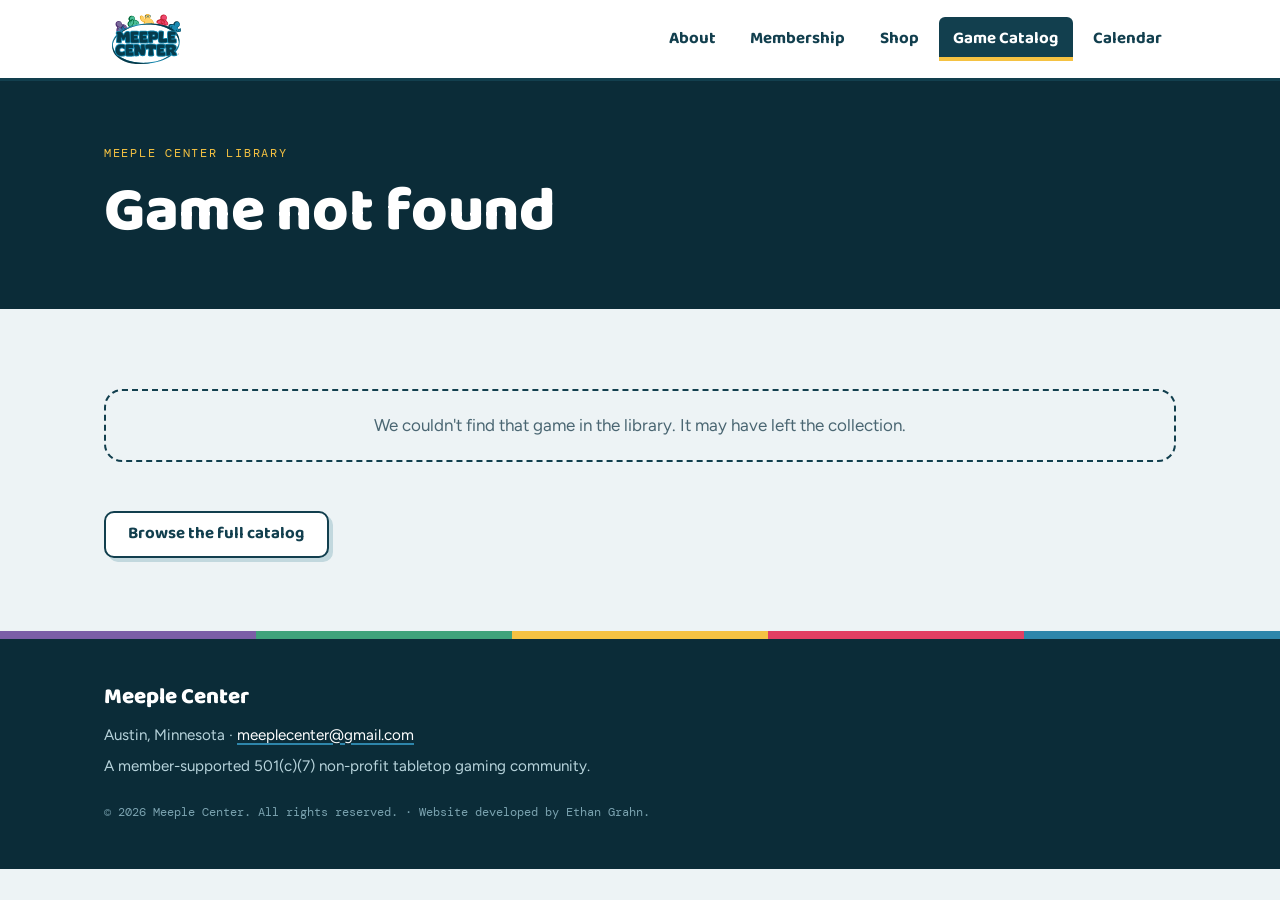
<file: game.html>
<!DOCTYPE html>
<html lang="en">
<head>
<meta charset="utf-8">
<meta name="viewport" content="width=device-width, initial-scale=1">
<title>Game | Meeple Center</title>
<meta name="description" content="Details for a game in the Meeple Center lending library.">
<link rel="icon" href="assets/MeepleCenter_Logo.svg">
<link rel="preconnect" href="https://fonts.googleapis.com">
<link rel="preconnect" href="https://fonts.gstatic.com" crossorigin>
<link rel="preconnect" href="https://docs.google.com">
<link rel="stylesheet" href="https://fonts.googleapis.com/css2?family=Baloo+2:wght@600;700;800&family=DM+Mono:wght@400;500&family=Figtree:wght@400;500;600;700&display=swap">
<link rel="stylesheet" href="css/styles.css">
<script src="js/catalog-data.js" defer></script>
<script src="js/game.js" defer></script>
</head>
<body data-page="game">
<a class="skip-link" href="#main">Skip to content</a>

<header class="site-header">
  <div class="container header-inner">
    <a class="logo" href="index.html"><img src="assets/MeepleCenter_Logo.svg" alt="Meeple Center home"></a>
    <nav class="site-nav" aria-label="Main">
      <ul>
        <li><a data-nav="about" href="index.html">About</a></li>
        <li><a data-nav="membership" href="membership.html">Membership</a></li>
        <li><a data-nav="shop" href="shop.html">Shop</a></li>
        <li><a data-nav="catalog" href="catalog.html" class="active">Game Catalog</a></li>
        <li><a data-nav="calendar" href="calendar.html">Calendar</a></li>
      </ul>
    </nav>
  </div>
</header>
<main id="main">
  <section class="hero">
    <div class="container">
      <p class="hero-tag">Meeple Center library</p>
      <h1 id="game-title">Loading&hellip;</h1>
    </div>
  </section>

  <section class="section">
    <div class="container">
      <p id="game-status" class="catalog-status" role="status">Loading this game&hellip;</p>

      <noscript>
        <p class="catalog-status">This page needs JavaScript to look up the game.</p>
      </noscript>

      <div class="game-top">
        <img id="game-art" class="game-art" alt="" hidden>

        <dl id="game-facts" class="game-facts" hidden>
          <dt>Type</dt>
          <dd id="fact-type"></dd>
          <dt>Players</dt>
          <dd><span id="fact-players"></span><span id="fact-best" class="fact-note" hidden></span></dd>
          <dt>Play time</dt>
          <dd id="fact-time"></dd>
          <dt>Complexity</dt>
          <dd id="fact-weight"></dd>
          <dt>Location</dt>
          <dd id="fact-location"></dd>
          <dt>Rental</dt>
          <dd id="fact-rental"></dd>
        </dl>
      </div>

      <p class="game-actions">
        <a id="game-bgg" class="btn btn-primary" hidden>Rules &amp; how to play on BoardGameGeek</a>
        <a class="btn" href="catalog.html">Browse the full catalog</a>
      </p>

      <section id="game-about" class="game-about" aria-labelledby="game-about-heading" hidden>
        <h2 id="game-about-heading">About this game</h2>
        <div id="game-description"></div>
      </section>

      <p id="game-credit" class="bgg-credit" hidden>
        Game details and box art come from BoardGameGeek.
        <a href="https://boardgamegeek.com"><img src="assets/powered_by_bgg.webp" alt="Powered by BoardGameGeek" width="150" height="44"></a>
      </p>
    </div>
  </section>
</main>
<footer class="site-footer">
  <div class="rainbow-rule" aria-hidden="true"></div>
  <div class="container">
    <p class="footer-name">Meeple Center</p>
    <p>Austin, Minnesota &middot; <a href="mailto:meeplecenter@gmail.com">meeplecenter@gmail.com</a></p>
    <p>A member-supported 501(c)(7) non-profit tabletop gaming community.</p>
    <p class="footer-legal">&copy; 2026 Meeple Center. All rights reserved. &middot; Website developed by Ethan Grahn.</p>
  </div>
</footer>
</body>
</html>
</file>
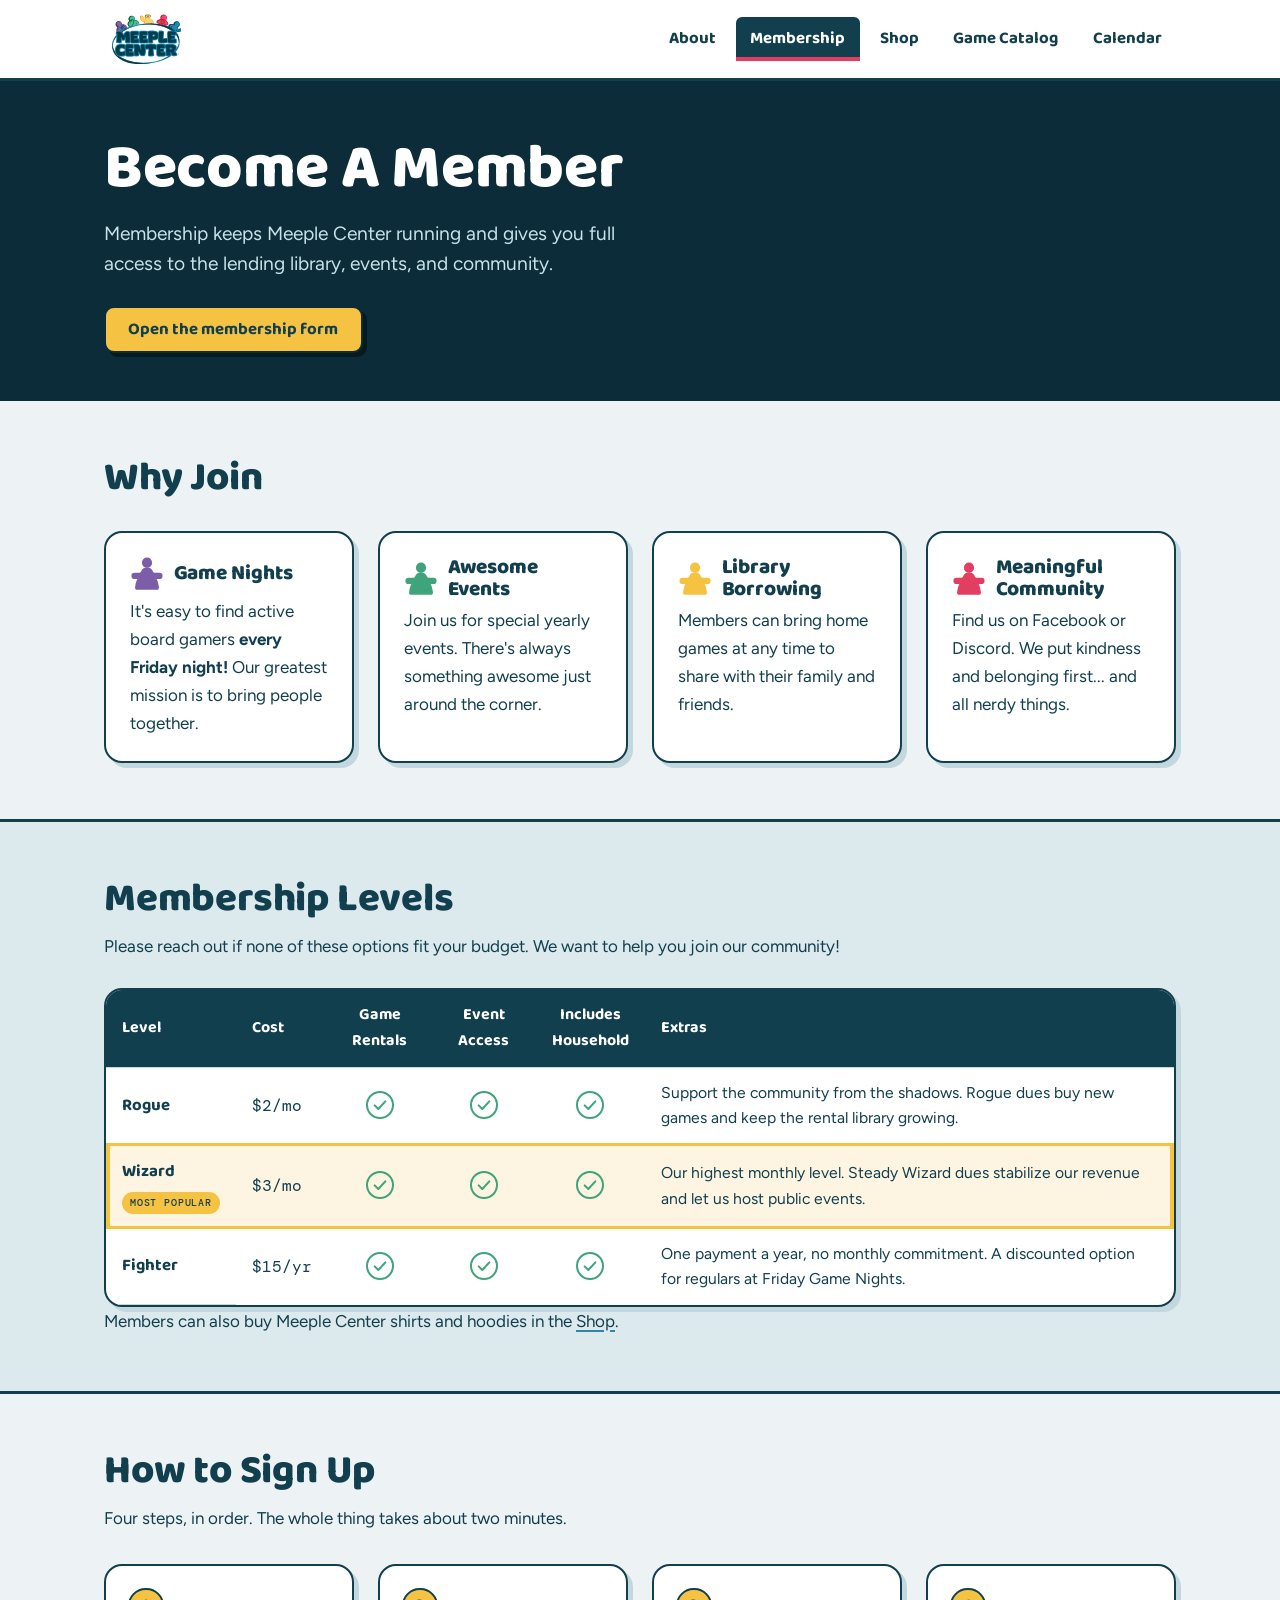
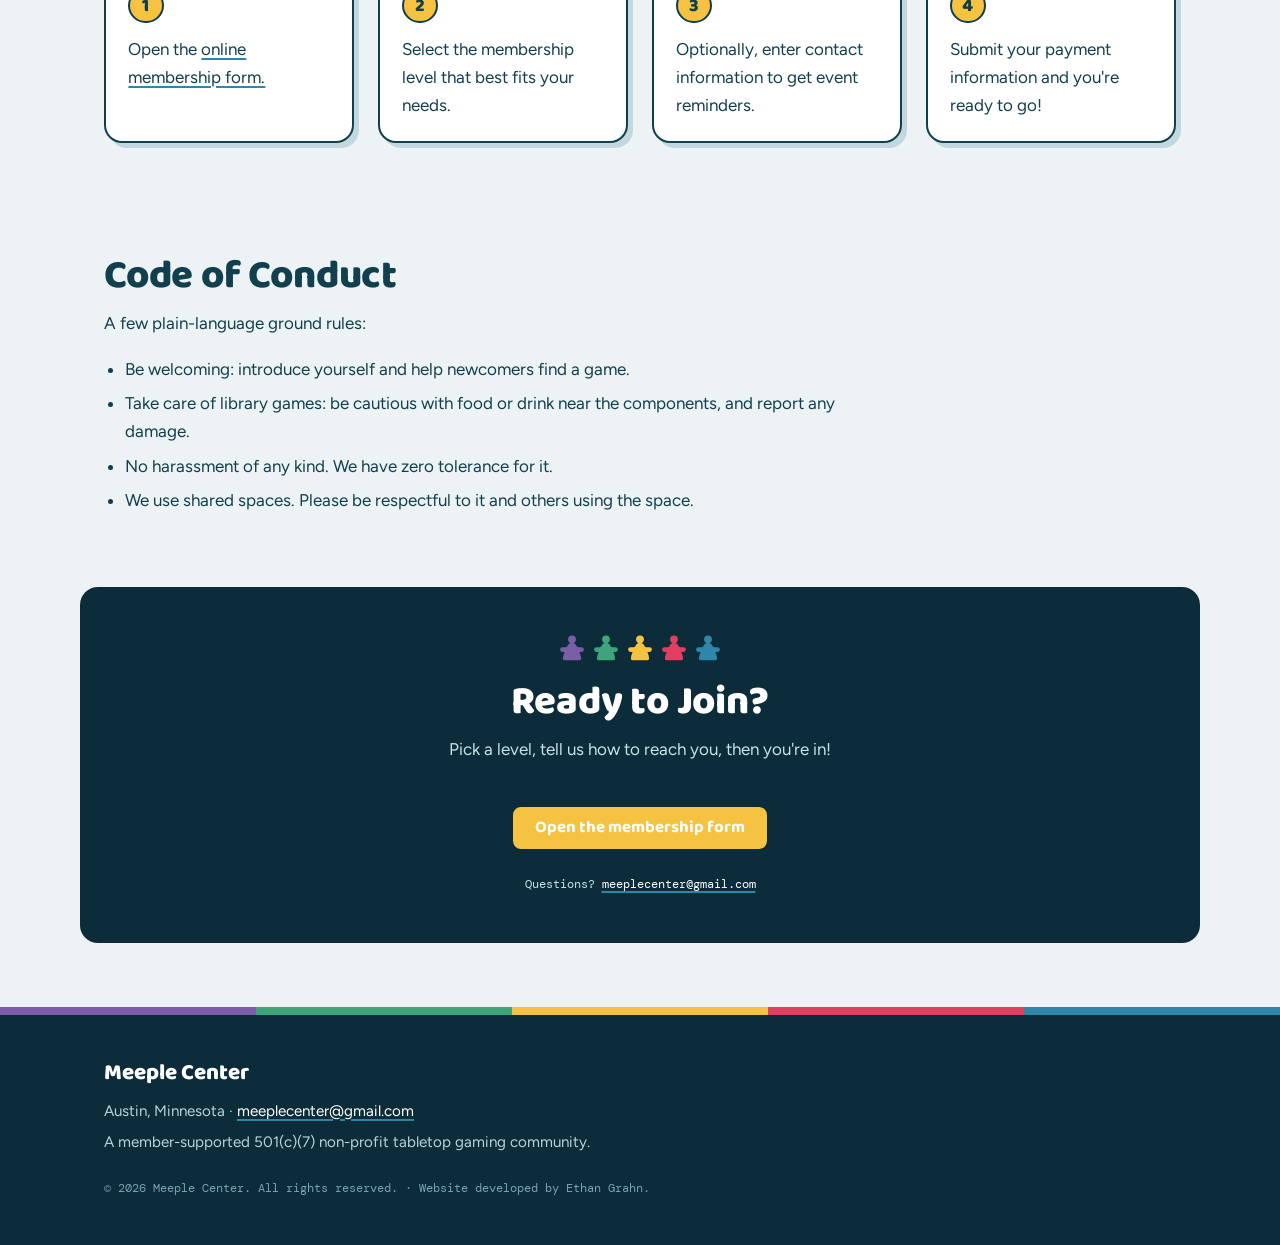
<file: membership.html>
<!DOCTYPE html>
<html lang="en">
<head>
<meta charset="utf-8">
<meta name="viewport" content="width=device-width, initial-scale=1">
<title>Membership | Meeple Center</title>
<meta name="description" content="Join Meeple Center, a non-profit tabletop gaming community in Austin, Minnesota. Membership levels, benefits, and how to sign up.">
<link rel="icon" href="assets/MeepleCenter_Logo.svg">
<link rel="preconnect" href="https://fonts.googleapis.com">
<link rel="preconnect" href="https://fonts.gstatic.com" crossorigin>
<link rel="stylesheet" href="https://fonts.googleapis.com/css2?family=Baloo+2:wght@600;700;800&family=DM+Mono:wght@400;500&family=Figtree:wght@400;500;600;700&display=swap">
<link rel="stylesheet" href="css/styles.css">
</head>
<body data-page="membership">
<a class="skip-link" href="#main">Skip to content</a>

<header class="site-header">
  <div class="container header-inner">
    <a class="logo" href="index.html"><img src="assets/MeepleCenter_Logo.svg" alt="Meeple Center home"></a>
    <nav class="site-nav" aria-label="Main">
      <ul>
        <li><a data-nav="about" href="index.html">About</a></li>
        <li><a class="active" data-nav="membership" href="membership.html">Membership</a></li>
        <li><a data-nav="shop" href="shop.html">Shop</a></li>
        <li><a data-nav="catalog" href="catalog.html">Game Catalog</a></li>
        <li><a data-nav="calendar" href="calendar.html">Calendar</a></li>
      </ul>
    </nav>
  </div>
</header>

<main id="main">

  <section class="hero">
    <div class="container">
      <h1>Become A Member</h1>
      <p class="lead">Membership keeps Meeple Center running and gives you full access to the lending library, events, and community.</p>
      <div class="hero-actions">
        <a class="btn btn-primary" href="https://www.zeffy.com/en-US/ticketing/meeple-center-memberships--2026" target="_blank" rel="noopener">Open the membership form</a>
      </div>
    </div>
  </section>

  <section class="section">
    <div class="container">
      <h2>Why Join</h2>
      <div class="grid">
        <div class="card">
          <h3 class="card-title"><span class="card-meeple" aria-hidden="true"></span>Game Nights</h3>
          <p>It's easy to find active board gamers <strong>every Friday night!</strong> Our greatest mission is to bring people together.</p>
        </div>
        <div class="card">
          <h3 class="card-title"><span class="card-meeple" aria-hidden="true"></span>Awesome Events</h3>
          <p>Join us for special yearly events. There's always something awesome just around the corner.</p>
        </div>
        <div class="card">
          <h3 class="card-title"><span class="card-meeple" aria-hidden="true"></span>Library Borrowing</h3>
          <p>Members can bring home games at any time to share with their family and friends.</p>
        </div>
        <div class="card">
          <h3 class="card-title"><span class="card-meeple" aria-hidden="true"></span>Meaningful Community</h3>
          <p>Find us on Facebook or Discord. We put kindness and belonging first... and all nerdy things.</p>
        </div>
      </div>
    </div>
  </section>

  <section class="section-band">
    <div class="container">
      <h2>Membership Levels</h2>
      <p class="narrow">Please reach out if none of these options fit your budget. We want to help you join our community!</p>
      <div class="table-wrap">
        <table class="dues">
          <thead>
            <tr>
              <th scope="col">Level</th>
              <th scope="col">Cost</th>
              <th class="tick-col" scope="col">Game Rentals</th>
              <th class="tick-col" scope="col">Event Access</th>
              <th class="tick-col" scope="col">Includes Household</th>
              <th scope="col">Extras</th>
            </tr>
          </thead>
          <tbody>
            <tr>
              <th scope="row">Rogue</th>
              <td>$2/mo</td>
              <td class="tick-col"><span class="tick yes" role="img" aria-label="Included"><svg viewBox="0 0 24 24" aria-hidden="true" focusable="false"><path d="M4 12.5 9.5 18 20 6.5"/></svg></span></td>
              <td class="tick-col"><span class="tick yes" role="img" aria-label="Included"><svg viewBox="0 0 24 24" aria-hidden="true" focusable="false"><path d="M4 12.5 9.5 18 20 6.5"/></svg></span></td>
              <td class="tick-col"><span class="tick yes" role="img" aria-label="Included"><svg viewBox="0 0 24 24" aria-hidden="true" focusable="false"><path d="M4 12.5 9.5 18 20 6.5"/></svg></span></td>
              <td>Support the community from the shadows. Rogue dues buy new games and keep the rental library growing.</td>
            </tr>
            <tr class="featured">
              <th scope="row">Wizard <span class="popular-badge">Most popular</span></th>
              <td>$3/mo</td>
              <td class="tick-col"><span class="tick yes" role="img" aria-label="Included"><svg viewBox="0 0 24 24" aria-hidden="true" focusable="false"><path d="M4 12.5 9.5 18 20 6.5"/></svg></span></td>
              <td class="tick-col"><span class="tick yes" role="img" aria-label="Included"><svg viewBox="0 0 24 24" aria-hidden="true" focusable="false"><path d="M4 12.5 9.5 18 20 6.5"/></svg></span></td>
              <td class="tick-col"><span class="tick yes" role="img" aria-label="Included"><svg viewBox="0 0 24 24" aria-hidden="true" focusable="false"><path d="M4 12.5 9.5 18 20 6.5"/></svg></span></td>
              <td>Our highest monthly level. Steady Wizard dues stabilize our revenue and let us host public events.</td>
            </tr>
            <tr>
              <th scope="row">Fighter</th>
              <td>$15/yr</td>
              <td class="tick-col"><span class="tick yes" role="img" aria-label="Included"><svg viewBox="0 0 24 24" aria-hidden="true" focusable="false"><path d="M4 12.5 9.5 18 20 6.5"/></svg></span></td>
              <td class="tick-col"><span class="tick yes" role="img" aria-label="Included"><svg viewBox="0 0 24 24" aria-hidden="true" focusable="false"><path d="M4 12.5 9.5 18 20 6.5"/></svg></span></td>
              <!-- <td class="tick-col"><span class="tick no" role="img" aria-label="Not included"><svg viewBox="0 0 24 24" aria-hidden="true" focusable="false"><path d="M6 6l12 12M18 6L6 18"/></svg></span></td> -->
              <td class="tick-col"><span class="tick yes" role="img" aria-label="Included"><svg viewBox="0 0 24 24" aria-hidden="true" focusable="false"><path d="M4 12.5 9.5 18 20 6.5"/></svg></span></td>
              <td>One payment a year, no monthly commitment. A discounted option for regulars at Friday Game Nights.</td>
            </tr>
          </tbody>
        </table>
      </div>
      <p class="narrow">Members can also buy Meeple Center shirts and hoodies in the <a href="shop.html">Shop</a>.</p>
      </div>
    </div>
  </section>

  <section class="section">
    <div class="container">
      <h2>How to Sign Up</h2>
      <p class="narrow">Four steps, in order. The whole thing takes about two minutes.</p>
      <ol class="steps">
        <li>Open the <a href="https://www.zeffy.com/en-US/ticketing/meeple-center-memberships--2026" target="_blank" rel="noopener">online membership form.</a></li>
        <li>Select the membership level that best fits your needs.</li>
        <li>Optionally, enter contact information to get event reminders.</li>
        <li>Submit your payment information and you're ready to go!</li>
      </ol>
    </div>
  </section>

  <section class="section">
    <div class="container">
      <div class="narrow">
      <h2>Code of Conduct</h2>
      <p>A few plain-language ground rules:</p>
      <ul>
        <li>Be welcoming: introduce yourself and help newcomers find a game.</li>
        <li>Take care of library games: be cautious with food or drink near the components, and report any damage.</li>
        <li>No harassment of any kind. We have zero tolerance for it.</li>
        <li>We use shared spaces. Please be respectful to it and others using the space.</li>
      </ul>
      </div>
    </div>
  </section>

  <section class="callout">
    <div class="callout-meeples" aria-hidden="true">
      <span class="meeple-icon"></span>
      <span class="meeple-icon"></span>
      <span class="meeple-icon"></span>
      <span class="meeple-icon"></span>
      <span class="meeple-icon"></span>
    </div>
    <h2>Ready to Join?</h2>
    <p>Pick a level, tell us how to reach you, then you're in!</p>
    <p><a class="btn btn-primary" href="https://www.zeffy.com/en-US/ticketing/meeple-center-memberships--2026" target="_blank" rel="noopener">Open the membership form</a></p>
    <p class="footer-legal">Questions? <a href="mailto:meeplecenter@gmail.com">meeplecenter@gmail.com</a></p>
  </section>

</main>

<footer class="site-footer">
  <div class="rainbow-rule" aria-hidden="true"></div>
  <div class="container">
    <p class="footer-name">Meeple Center</p>
    <p>Austin, Minnesota &middot; <a href="mailto:meeplecenter@gmail.com">meeplecenter@gmail.com</a></p>
    <p>A member-supported 501(c)(7) non-profit tabletop gaming community.</p>
    <p class="footer-legal">&copy; 2026 Meeple Center. All rights reserved. &middot; Website developed by Ethan Grahn.</p>
  </div>
</footer>
</body>
</html>
</file>
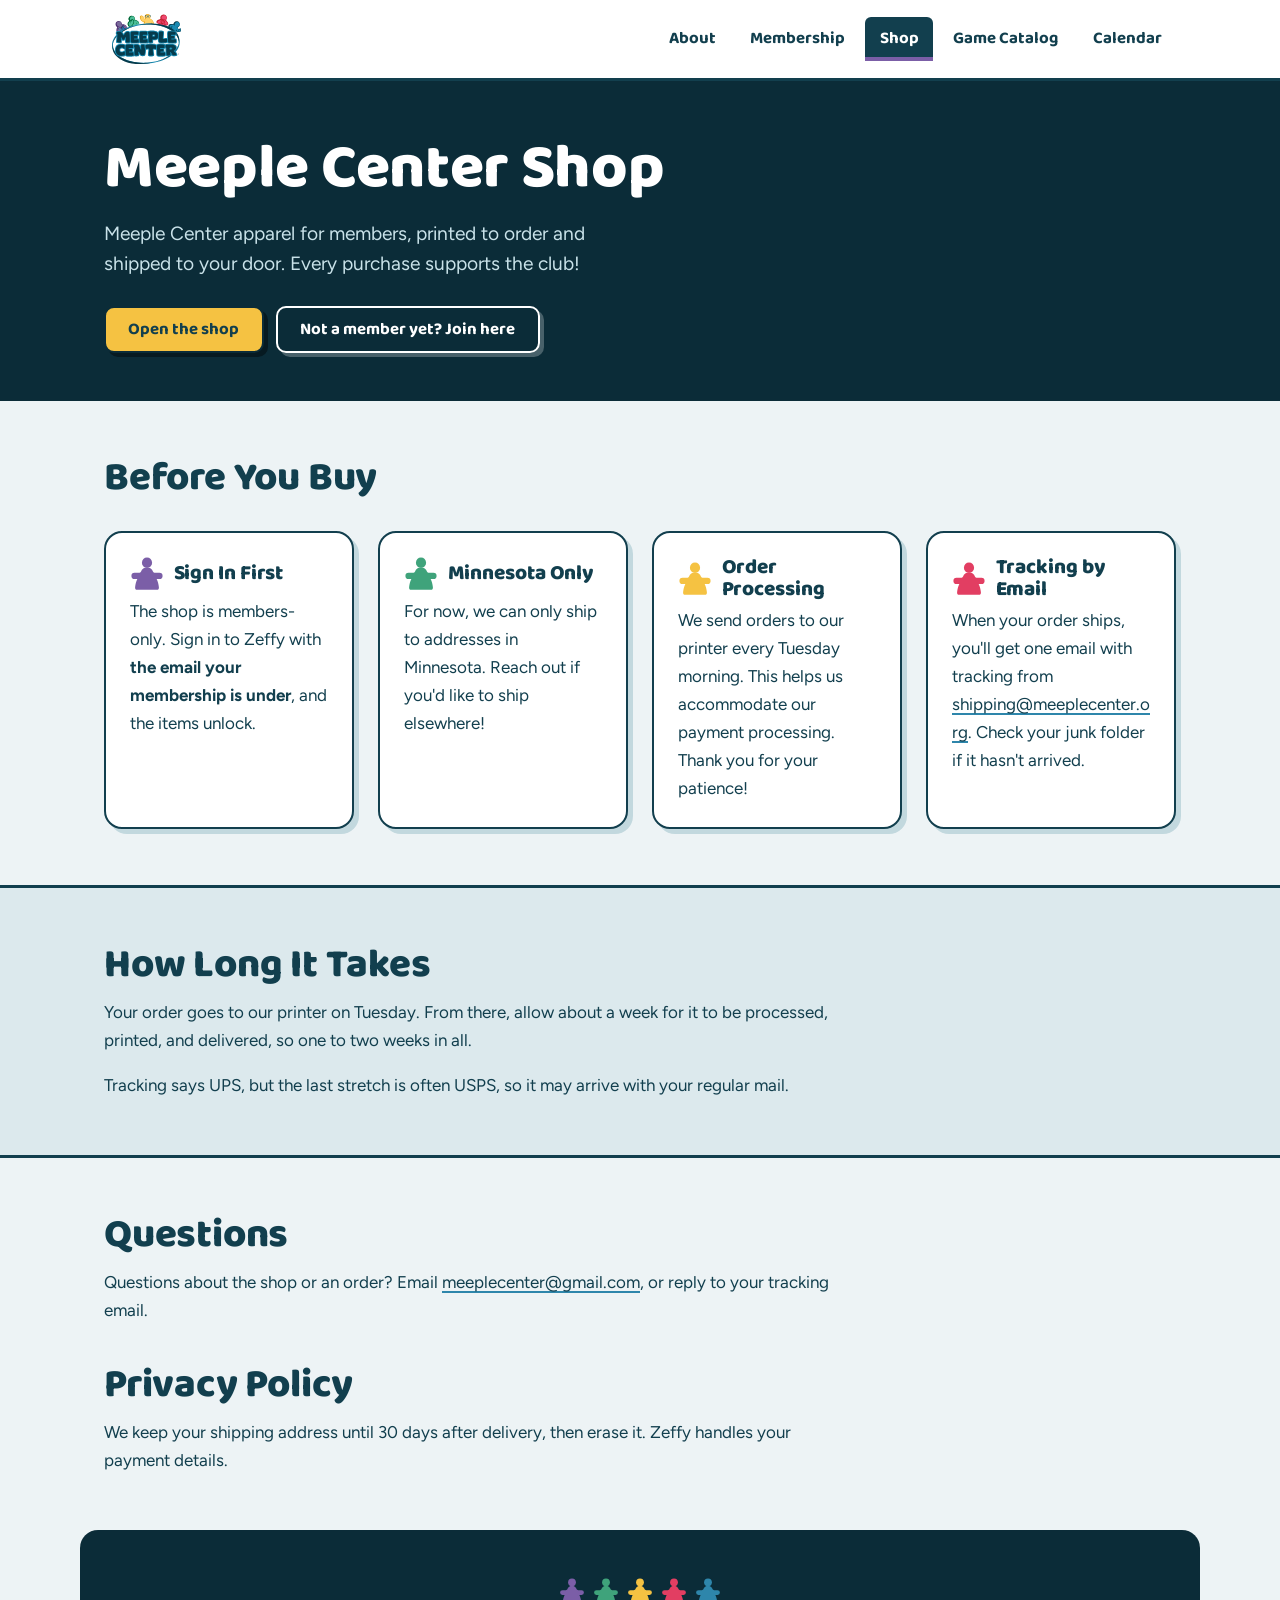
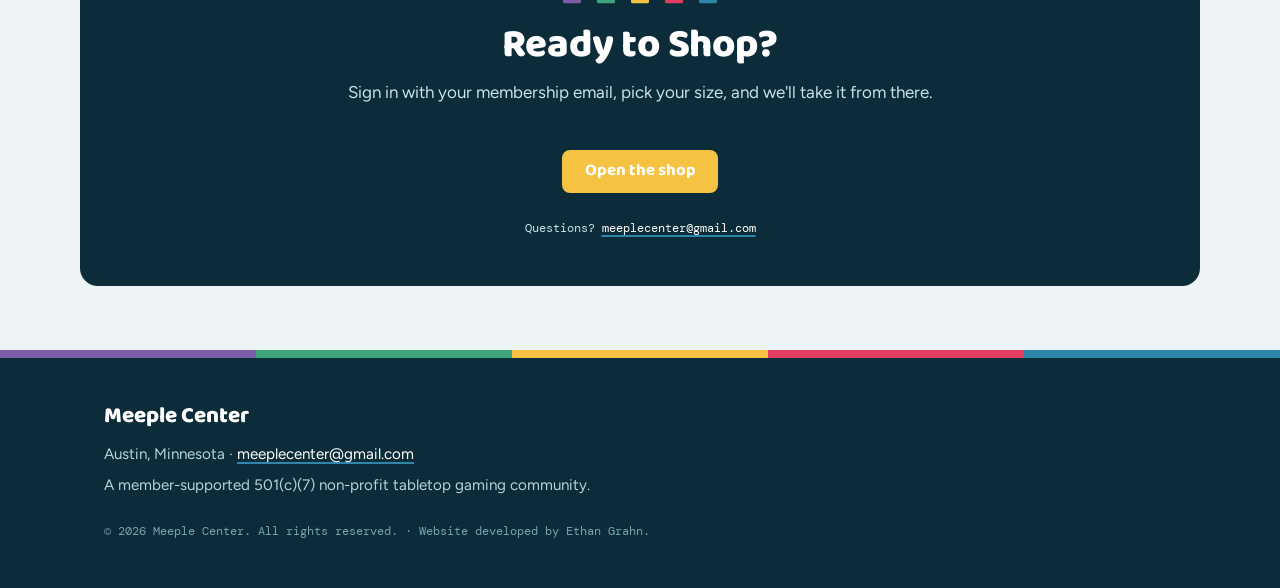
<file: shop.html>
<!DOCTYPE html>
<html lang="en">
<head>
<meta charset="utf-8">
<meta name="viewport" content="width=device-width, initial-scale=1">
<title>Shop | Meeple Center</title>
<meta name="description" content="Meeple Center apparel for members, printed to order. What to know before you buy, and how long delivery takes.">
<link rel="icon" href="assets/MeepleCenter_Logo.svg">
<link rel="preconnect" href="https://fonts.googleapis.com">
<link rel="preconnect" href="https://fonts.gstatic.com" crossorigin>
<link rel="stylesheet" href="https://fonts.googleapis.com/css2?family=Baloo+2:wght@600;700;800&family=DM+Mono:wght@400;500&family=Figtree:wght@400;500;600;700&display=swap">
<link rel="stylesheet" href="css/styles.css">
</head>
<body data-page="shop">
<a class="skip-link" href="#main">Skip to content</a>

<header class="site-header">
  <div class="container header-inner">
    <a class="logo" href="index.html"><img src="assets/MeepleCenter_Logo.svg" alt="Meeple Center home"></a>
    <nav class="site-nav" aria-label="Main">
      <ul>
        <li><a data-nav="about" href="index.html">About</a></li>
        <li><a data-nav="membership" href="membership.html">Membership</a></li>
        <li><a class="active" data-nav="shop" href="shop.html">Shop</a></li>
        <li><a data-nav="catalog" href="catalog.html">Game Catalog</a></li>
        <li><a data-nav="calendar" href="calendar.html">Calendar</a></li>
      </ul>
    </nav>
  </div>
</header>

<main id="main">

  <section class="hero">
    <div class="container">
      <h1>Meeple Center Shop</h1>
      <p class="lead">Meeple Center apparel for members, printed to order and shipped to your door. Every purchase supports the club!</p>
      <div class="hero-actions">
        <a class="btn btn-primary" href="https://www.zeffy.com/en-US/ticketing/the-meeple-shop" target="_blank" rel="noopener">Open the shop</a>
        <a class="btn" href="membership.html">Not a member yet? Join here</a>
      </div>
    </div>
  </section>

  <section class="section">
    <div class="container">
      <h2>Before You Buy</h2>
      <div class="grid">
        <div class="card">
          <h3 class="card-title"><span class="card-meeple" aria-hidden="true"></span>Sign In First</h3>
          <p>The shop is members-only. Sign in to Zeffy with <strong>the email your membership is under</strong>, and the items unlock.</p>
        </div>
        <div class="card">
          <h3 class="card-title"><span class="card-meeple" aria-hidden="true"></span>Minnesota Only</h3>
          <p>For now, we can only ship to addresses in Minnesota. Reach out if you'd like to ship elsewhere!</p>
        </div>
        <div class="card">
          <h3 class="card-title"><span class="card-meeple" aria-hidden="true"></span>Order Processing</h3>
          <p>We send orders to our printer every Tuesday morning. This helps us accommodate our payment processing. Thank you for your patience!</p>
        </div>
        <div class="card">
          <h3 class="card-title"><span class="card-meeple" aria-hidden="true"></span>Tracking by Email</h3>
          <p>When your order ships, you'll get one email with tracking from <a href="mailto:shipping@meeplecenter.org">shipping@meeplecenter.org</a>. Check your junk folder if it hasn't arrived.</p>
        </div>
      </div>
    </div>
  </section>

  <section class="section-band">
    <div class="container">
      <div class="narrow">
      <h2>How Long It Takes</h2>
      <p>Your order goes to our printer on Tuesday. From there, allow about a week for it to be processed, printed, and delivered, so one to two weeks in all.</p>
      <p>Tracking says UPS, but the last stretch is often USPS, so it may arrive with your regular mail.</p>
      </div>
    </div>
  </section>

  <section class="section">
    <div class="container">
      <div class="narrow">
      <h2>Questions</h2>
      <p>Questions about the shop or an order? Email <a href="mailto:meeplecenter@gmail.com">meeplecenter@gmail.com</a>, or reply to your tracking email.</p>
      <h2>Privacy Policy</h2>
      <p>We keep your shipping address until 30 days after delivery, then erase it. Zeffy handles your payment details.</p>
      </div>
    </div>
  </section>

  <section class="callout">
    <div class="callout-meeples" aria-hidden="true">
      <span class="meeple-icon"></span>
      <span class="meeple-icon"></span>
      <span class="meeple-icon"></span>
      <span class="meeple-icon"></span>
      <span class="meeple-icon"></span>
    </div>
    <h2>Ready to Shop?</h2>
    <p>Sign in with your membership email, pick your size, and we'll take it from there.</p>
    <p><a class="btn btn-primary" href="https://www.zeffy.com/en-US/ticketing/the-meeple-shop" target="_blank" rel="noopener">Open the shop</a></p>
    <p class="footer-legal">Questions? <a href="mailto:meeplecenter@gmail.com">meeplecenter@gmail.com</a></p>
  </section>

</main>

<footer class="site-footer">
  <div class="rainbow-rule" aria-hidden="true"></div>
  <div class="container">
    <p class="footer-name">Meeple Center</p>
    <p>Austin, Minnesota &middot; <a href="mailto:meeplecenter@gmail.com">meeplecenter@gmail.com</a></p>
    <p>A member-supported 501(c)(7) non-profit tabletop gaming community.</p>
    <p class="footer-legal">&copy; 2026 Meeple Center. All rights reserved. &middot; Website developed by Ethan Grahn.</p>
  </div>
</footer>
</body>
</html>
</file>
<file: css/styles.css>
/* ==========================================================================
   Meeple Center: Shared Stylesheet
   ========================================================================== */

/* --------------------------------------------------------------------------
   1. Theme tokens
   -------------------------------------------------------------------------- */
:root {
  /* Logo colors */
  --ink: #123f4e;          /* the wordmark teal: text, borders, dark panels */
  --ink-deep: #0b2c38;     /* footer and hero panel */
  /* Meeple colors */
  --blue: #2e86ab;         /* the logo keyline and the blue meeple */
  --purple: #7b5ea7;
  --green: #3fa37b;
  --gold: #f5c242;
  --berry: #e23e62;

  /* Lighter tints, used only on dark panels where the base color is too dim */
  --blue-lift: #6ec1e4;
  --green-lift: #6fd3ab;
  --berry-lift: #ff7d96;
  --purple-lift: #b394dd;

  /* Surfaces */
  --paper: #edf3f5;        /* page background: ink, watered down */
  --surface: #ffffff;      /* cards, header, table rows */
  --band: #dce9ed;         /* alternating section band */
  --muted: #4a6672;        /* secondary text, dark enough to stay readable */
  --line: #123f4e;         /* borders match the ink, like the logo outline */
  --line-soft: #c2d8de;    /* hairlines inside components */
  --drop: #c2d8de;         /* the hard offset "shadow" under tokens */
  --on-dark: #eaf4f6;

  /* Per-page accent, overridden by [data-page] below */
  --accent: var(--blue);
  --accent-lift: var(--blue-lift);

  --radius: 18px;
  --radius-sm: 10px;
  --border: 2px;

  --font-display: "Baloo 2", "Trebuchet MS", "Segoe UI", system-ui, sans-serif;
  --font-body: "Figtree", "Segoe UI", -apple-system, BlinkMacSystemFont, Roboto,
    Helvetica, Arial, sans-serif;
  --font-mono: "DM Mono", ui-monospace, "Cascadia Mono", Consolas, monospace;
}

body[data-page="about"]      { --accent: var(--green);  --accent-lift: var(--green-lift); }
body[data-page="membership"] { --accent: var(--berry);  --accent-lift: var(--berry-lift); }
body[data-page="catalog"],
body[data-page="game"]       { --accent: var(--gold);   --accent-lift: var(--gold); }
body[data-page="calendar"]   { --accent: var(--blue);   --accent-lift: var(--blue-lift); }
body[data-page="shop"]       { --accent: var(--purple); --accent-lift: var(--purple-lift); }

@media (prefers-color-scheme: dark) {
  :root {
    --ink: #eaf4f6;
    --ink-deep: #071f28;
    --paper: #0d2831;
    --surface: #133845;
    --band: #10313c;
    --muted: #9fbcc5;
    --line: #2f6377;
    --line-soft: #24505f;
    --drop: #071f28;
    --blue: #6ec1e4;
    --green: #57c79a;
    --berry: #ff7d96;
    --purple: #b394dd;
  }
}

/* --------------------------------------------------------------------------
   2. Base
   -------------------------------------------------------------------------- */
*,
*::before,
*::after { box-sizing: border-box; }

html { -webkit-text-size-adjust: 100%; }

body {
  margin: 0;
  font-family: var(--font-body);
  font-size: 1.0625rem;
  line-height: 1.65;
  background: var(--paper);
  color: var(--ink);
}

img { max-width: 100%; display: block; }

h1, h2, h3, h4 {
  font-family: var(--font-display);
  font-weight: 800;
  line-height: 1.05;
  margin-top: 0;
  letter-spacing: -0.005em;
}

h1 { font-size: clamp(2.4rem, 5.5vw, 3.9rem); }
h2 { font-size: clamp(1.75rem, 3.4vw, 2.5rem); margin-bottom: 0.75rem; }
h3 { font-size: 1.3rem; margin-bottom: 0.35rem; }

p { margin: 0 0 1.1rem; }
p:last-child { margin-bottom: 0; }

a {
  color: var(--ink);
  text-decoration-color: var(--blue);
  text-decoration-thickness: 2px;
  text-underline-offset: 3px;
}
a:hover { color: var(--blue); }

ul, ol { padding-left: 1.3rem; }
li { margin-bottom: 0.4rem; }

code {
  font-family: var(--font-mono);
  font-size: 0.9em;
  background: var(--band);
  padding: 0.1em 0.35em;
  border-radius: 5px;
}

:focus-visible {
  outline: 3px solid var(--blue);
  outline-offset: 3px;
  border-radius: 4px;
}

.sr-only {
  position: absolute;
  width: 1px; height: 1px;
  padding: 0; margin: -1px;
  overflow: hidden;
  clip: rect(0 0 0 0);
  white-space: nowrap;
  border: 0;
}

.skip-link {
  position: absolute;
  left: -999px;
  background: var(--ink);
  color: #fff;
  padding: 0.8rem 1.25rem;
  border-radius: var(--radius-sm);
  font-weight: 700;
  z-index: 1000;
}
.skip-link:focus { left: 1rem; top: 1rem; }

/* --------------------------------------------------------------------------
   3. Layout helpers
   -------------------------------------------------------------------------- */
.container {
  max-width: 1120px;
  margin: 0 auto;
  padding: 0 1.5rem;
}

/* Caps the measure of running text without pulling it off the page's left
   edge, so every section still starts in the same column. */
.narrow { max-width: 68ch; }
.narrow > * + h2 { margin-top: 2.5rem; }  /* a second heading in one block */
.center { text-align: center; }
.center .narrow { margin-inline: auto; }
.muted { color: var(--muted); }

.lead {
  font-size: 1.2rem;
  line-height: 1.55;
  color: var(--muted);
}

/* Small mono label. Only used where it carries information (a season, a
   cadence, a section's role), never as decoration. */
.eyebrow {
  font-family: var(--font-mono);
  font-size: 0.78rem;
  letter-spacing: 0.14em;
  text-transform: uppercase;
  color: var(--muted);
  margin-bottom: 0.5rem;
}

/* The five meeple colors as a solid rule. Used once, at the footer edge. */
.rainbow-rule {
  height: 8px;
  background: linear-gradient(
    to right,
    var(--purple) 0 20%,
    var(--green) 20% 40%,
    var(--gold) 40% 60%,
    var(--berry) 60% 80%,
    var(--blue) 80% 100%
  );
}

/* --------------------------------------------------------------------------
   4. Header / nav
   -------------------------------------------------------------------------- */
.site-header {
  position: sticky;
  top: 0;
  z-index: 100;
  background: var(--surface);
  border-bottom: 3px solid var(--line);
}

.header-inner {
  display: flex;
  align-items: center;
  justify-content: space-between;
  flex-wrap: wrap;
  gap: 0.75rem 1.5rem;
  padding-top: 0.7rem;
  padding-bottom: 0.7rem;
}

/* The logo art has a white background, so it sits on a white chip. In light
   mode the chip is invisible against the header; in dark mode it reads as a
   deliberate sticker rather than a stray white box. */
.logo {
  display: block;
  line-height: 0;
  background: #fff;
  border-radius: 10px;
  padding: 3px 8px;
}
.logo img { height: 50px; width: auto; }

.site-nav ul {
  display: flex;
  align-items: center;
  gap: 0.35rem;
  list-style: none;
  margin: 0;
  padding: 0;
  flex-wrap: wrap;
}

.site-nav li { margin: 0; }

.site-nav a {
  display: inline-block;
  padding: 0.45rem 0.9rem 0.3rem;
  text-decoration: none;
  color: var(--ink);
  font-family: var(--font-display);
  font-weight: 700;
  font-size: 1.05rem;
  border-bottom: 4px solid transparent;
  border-radius: 6px 6px 0 0;
  transition: border-color 0.15s ease, background-color 0.15s ease;
}

/* Each destination keeps one meeple color, on every page. */
.site-nav a[data-nav="about"]      { --nav-color: var(--green); }
.site-nav a[data-nav="membership"] { --nav-color: var(--berry); }
.site-nav a[data-nav="shop"]       { --nav-color: var(--purple); }
.site-nav a[data-nav="catalog"]    { --nav-color: var(--gold); }
.site-nav a[data-nav="calendar"]   { --nav-color: var(--blue); }

.site-nav a:hover { border-bottom-color: var(--nav-color); }

.site-nav a.active {
  background: var(--ink);
  color: var(--surface);
  border-bottom-color: var(--nav-color);
}

@media (prefers-color-scheme: dark) {
  .site-nav a.active { background: var(--ink-deep); color: var(--on-dark); }
}

/* --------------------------------------------------------------------------
   5. Hero
   -------------------------------------------------------------------------- */
.hero {
  background: var(--ink-deep);
  color: var(--on-dark);
  padding: 3.5rem 0 3rem;
  overflow: hidden;
}

.hero h1 { color: #fff; margin-bottom: 1rem; }
.hero .lead { color: #c9e2e9; max-width: 46ch; }
.hero a { color: #fff; }

.hero-tag {
  display: inline-block;
  font-family: var(--font-mono);
  font-size: 0.78rem;
  letter-spacing: 0.14em;
  text-transform: uppercase;
  color: var(--accent-lift);
  margin-bottom: 1rem;
}

.hero-actions {
  display: flex;
  flex-wrap: wrap;
  gap: 0.75rem;
  margin-top: 1.75rem;
}

/* Home page only: text on the left, the table scene on the right. */
.hero-split {
  display: grid;
  grid-template-columns: minmax(0, 1fr) minmax(0, 1fr);
  align-items: center;
  gap: 2.5rem;
}

/* Three facts a first-time visitor actually needs before anything else. */
.hero-facts {
  display: flex;
  flex-wrap: wrap;
  gap: 1.75rem;
  margin-top: 2.25rem;
  padding-top: 1.5rem;
  border-top: 2px solid rgba(255, 255, 255, 0.16);
  list-style: none;
  padding-left: 0;
}

.hero-facts li { margin: 0; }

.hero-facts b {
  display: block;
  font-family: var(--font-display);
  font-size: 1.5rem;
  font-weight: 800;
  color: #fff;
  line-height: 1.1;
}

.hero-facts span {
  font-family: var(--font-mono);
  font-size: 0.75rem;
  letter-spacing: 0.12em;
  text-transform: uppercase;
  color: #9fc2cd;
}

/* --- The signature: five meeples standing at the far edge of the table --- */
.table-scene { width: 100%; height: auto; }
/* The meeples are whole artwork files, so they bring their own outlines. */
.table-scene .tabletop { fill: #fff; stroke: #0b2c38; stroke-width: 6; }
.table-scene .piece { stroke: #0b2c38; stroke-width: 4; stroke-linejoin: round; }

.table-scene .seat {
  opacity: 0;
  transform: translateY(26px);
  animation: seat-in 0.55s cubic-bezier(0.2, 1.4, 0.5, 1) forwards;
}
.table-scene .seat-1 { animation-delay: 0.15s; }
.table-scene .seat-2 { animation-delay: 0.28s; }
.table-scene .seat-3 { animation-delay: 0.41s; }
.table-scene .seat-4 { animation-delay: 0.54s; }
.table-scene .seat-5 { animation-delay: 0.67s; }

.table-scene .pieces {
  opacity: 0;
  animation: fade-in 0.5s ease 0.9s forwards;
}

@keyframes seat-in {
  to { opacity: 1; transform: translateY(0); }
}
@keyframes fade-in {
  to { opacity: 1; }
}

@media (prefers-reduced-motion: reduce) {
  .table-scene .seat,
  .table-scene .pieces {
    animation: none;
    opacity: 1;
    transform: none;
  }
}

@media (max-width: 860px) {
  .hero-split { grid-template-columns: minmax(0, 1fr); gap: 1.5rem; }
  /* min() so the scene never pushes the page wider than the screen */
  .table-scene { width: min(100%, 460px); margin: 0 auto; }
}

/* --------------------------------------------------------------------------
   6. Buttons
   -------------------------------------------------------------------------- */
.btn {
  display: inline-block;
  font-family: var(--font-display);
  font-weight: 700;
  font-size: 1.05rem;
  line-height: 1.2;
  padding: 0.7rem 1.4rem;
  border-radius: var(--radius-sm);
  border: var(--border) solid var(--line);
  background: var(--surface);
  color: var(--ink);
  text-decoration: none;
  cursor: pointer;
  box-shadow: 4px 4px 0 var(--drop);
  transition: transform 0.12s ease, box-shadow 0.12s ease;
}

.btn:hover {
  transform: translate(2px, 2px);
  box-shadow: 2px 2px 0 var(--drop);
}

.btn:active {
  transform: translate(4px, 4px);
  box-shadow: 0 0 0 var(--drop);
}

.btn-primary {
  background: var(--gold);
  color: #123f4e;
  border-color: #0b2c38;
  box-shadow: 4px 4px 0 #0b2c38;
}
.btn-primary:hover { box-shadow: 2px 2px 0 #0b2c38; }
.btn-primary:active { box-shadow: 0 0 0 #0b2c38; }

/* On the dark hero panel the default button needs a light outline. */
.hero .btn {
  background: transparent;
  color: #fff;
  border-color: #fff;
  box-shadow: 4px 4px 0 rgba(255, 255, 255, 0.25);
}
.hero .btn:hover { box-shadow: 2px 2px 0 rgba(255, 255, 255, 0.25); }
.hero .btn:active { box-shadow: 0 0 0 rgba(255, 255, 255, 0.25); }

.hero .btn-primary {
  background: var(--gold);
  color: #123f4e;
  border-color: #0b2c38;
  box-shadow: 4px 4px 0 #061a21;
}
.hero .btn-primary:hover { box-shadow: 2px 2px 0 #061a21; }
.hero .btn-primary:active { box-shadow: 0 0 0 #061a21; }

/* --------------------------------------------------------------------------
   7. Sections
   -------------------------------------------------------------------------- */
/* One symmetric rhythm for every band, so nothing has to cancel anything
   out: sections and bands both pad 3.5rem top and bottom. */
.section,
.section-band {
  padding: 3.5rem 0;
}

.section-band {
  background: var(--band);
  border-top: 3px solid var(--line);
  border-bottom: 3px solid var(--line);
}

/* --------------------------------------------------------------------------
   8. Cards
   -------------------------------------------------------------------------- */
.grid {
  display: grid;
  grid-template-columns: repeat(auto-fit, minmax(240px, 1fr));
  gap: 1.5rem;
  margin-top: 2rem;
}

.card {
  padding: 1.5rem;
  border: var(--border) solid var(--line);
  border-radius: var(--radius);
  background: var(--surface);
  box-shadow: 5px 5px 0 var(--drop);
  transition: transform 0.12s ease, box-shadow 0.12s ease;
  overflow-wrap: anywhere;  /* long email addresses wrap instead of spilling out */
}

.card:hover {
  transform: translate(2px, 2px);
  box-shadow: 3px 3px 0 var(--drop);
}

.card p:last-child { margin-bottom: 0; }

/* The card heading sits on one line with its meeple. */
.card-title {
  display: flex;
  align-items: center;
  gap: 0.6rem;
}

/* Every meeple drawn as an icon comes from assets/Meeple_Generic.svg, pulled in
   as a mask: the shape lives in one file and the color is just `background`.
   Give an element one of these classes, a width and a height, and it is a
   meeple. `.meeple-icon` is the general-purpose one; it paints itself in the
   surrounding text color unless something sets `background`. */
.card-meeple,
.meeple-icon {
  display: inline-block;
  flex: none;
  background: currentColor;
  -webkit-mask: url("../assets/Meeple_Generic.svg") no-repeat center / contain;
  mask: url("../assets/Meeple_Generic.svg") no-repeat center / contain;
}

/* The card icon is a meeple in one of the five colors, cycled in logo order. */
.card-meeple {
  width: 34px;
  height: 34px;
  background: var(--purple);
}
.grid .card:nth-child(5n + 2) .card-meeple { background: var(--green); }
.grid .card:nth-child(5n + 3) .card-meeple { background: var(--gold); }
.grid .card:nth-child(5n + 4) .card-meeple { background: var(--berry); }
.grid .card:nth-child(5n + 5) .card-meeple { background: var(--blue); }

/* --------------------------------------------------------------------------
   9. Steps (a real sequence, so it is numbered)
   -------------------------------------------------------------------------- */
.steps {
  list-style: none;
  counter-reset: step;
  margin: 2rem 0 0;
  padding: 0;
  display: grid;
  grid-template-columns: repeat(auto-fit, minmax(215px, 1fr));
  gap: 1.5rem;
}

.steps li {
  counter-increment: step;
  margin: 0;
  padding: 1.4rem;
  border: var(--border) solid var(--line);
  border-radius: var(--radius);
  background: var(--surface);
  box-shadow: 5px 5px 0 var(--drop);
}

.steps li::before {
  content: counter(step);
  display: flex;
  align-items: center;
  justify-content: center;
  width: 2.2rem;
  height: 2.2rem;
  margin-bottom: 0.7rem;
  border: var(--border) solid var(--line);
  border-radius: 50%;
  background: var(--gold);
  color: #123f4e;
  font-family: var(--font-display);
  font-weight: 800;
  font-size: 1.15rem;
}

/* --------------------------------------------------------------------------
   10. Tables
   -------------------------------------------------------------------------- */
.table-wrap {
  overflow-x: auto;
  border: var(--border) solid var(--line);
  border-radius: var(--radius);
  background: var(--surface);
  box-shadow: 5px 5px 0 var(--drop);
  margin-top: 1.75rem;
}

table {
  width: 100%;
  border-collapse: collapse;
  font-size: 0.98rem;
}

thead {
  background: var(--ink);
  color: #fff;
}

@media (prefers-color-scheme: dark) {
  thead { background: var(--ink-deep); color: var(--on-dark); }
}

th {
  font-family: var(--font-display);
  font-weight: 700;
  font-size: 1rem;
  white-space: nowrap;
}

th, td {
  padding: 0.75rem 1rem;
  text-align: left;
  border-bottom: 1px solid var(--line-soft);
}

tbody tr:last-child td { border-bottom: 0; }
tbody tr:hover { background: var(--band); }
td { vertical-align: middle; }

/* Dues line up like a price list. */
.dues td:nth-child(2) { font-family: var(--font-mono); }

/* Level names read as row headers but should not look like the dark thead. */
.dues tbody th {
  font-family: var(--font-display);
  font-size: 1.05rem;
  white-space: nowrap;
}

/* The three yes/no columns: narrow, centred, icon only. */
.dues .tick-col { text-align: center; width: 1%; }
.dues td:last-child { min-width: 20rem; }
.dues th.tick-col { white-space: normal; min-width: 6.5rem; }

.tick {
  display: inline-flex;
  align-items: center;
  justify-content: center;
  width: 1.75rem;
  height: 1.75rem;
  border-radius: 50%;
  border: 2px solid currentColor;
}

.tick svg {
  width: 1rem;
  height: 1rem;
  fill: none;
  stroke: currentColor;
  stroke-width: 3;
  stroke-linecap: round;
  stroke-linejoin: round;
}

.tick.yes { color: var(--green); }
.tick.no  { color: var(--berry); opacity: 0.75; }

/* The Wizard row wears a gold frame so it reads as the recommended level. */
.dues tr.featured > * {
  background: color-mix(in srgb, var(--gold) 16%, var(--surface));
  border-top: 3px solid var(--gold);
  border-bottom: 3px solid var(--gold);
}

.dues tr.featured > :first-child { box-shadow: inset 4px 0 0 var(--gold); }
.dues tr.featured > :last-child  { box-shadow: inset -4px 0 0 var(--gold); }
.dues tr.featured:hover > * {
  background: color-mix(in srgb, var(--gold) 26%, var(--surface));
}

.popular-badge {
  display: block;
  width: max-content;
  margin-top: 0.35rem;
  padding: 0.15rem 0.5rem;
  border-radius: 999px;
  background: var(--gold);
  color: #123f4e;
  font-family: var(--font-mono);
  font-size: 0.65rem;
  font-weight: 500;
  letter-spacing: 0.08em;
  text-transform: uppercase;
}

.table-note {
  margin-top: 0.85rem;
  font-size: 0.9rem;
  color: var(--muted);
  max-width: 68ch;
}

/* --------------------------------------------------------------------------
   11. Forms and filters
   -------------------------------------------------------------------------- */
label {
  display: block;
  font-family: var(--font-mono);
  font-size: 0.75rem;
  letter-spacing: 0.1em;
  text-transform: uppercase;
  color: var(--muted);
  margin-bottom: 0.35rem;
}

input[type="text"],
input[type="email"],
input[type="search"],
select,
textarea {
  width: 100%;
  padding: 0.55rem 0.7rem;
  border: var(--border) solid var(--line);
  border-radius: var(--radius-sm);
  font-family: inherit;
  font-size: 1rem;
  background: var(--surface);
  color: var(--ink);
}

textarea { resize: vertical; min-height: 120px; }

.filters {
  display: flex;
  flex-wrap: wrap;
  gap: 1rem;
  align-items: flex-end;
  padding: 1.25rem;
  border: var(--border) solid var(--line);
  border-radius: var(--radius);
  background: var(--surface);
  box-shadow: 5px 5px 0 var(--drop);
}

.filter-group {
  display: flex;
  flex-direction: column;
  min-width: 150px;
  max-width: 230px;
  flex: 1 1 150px;
}

.filter-group label { margin-bottom: 0.35rem; }

/* Search gets the extra room; the Reset button only takes what it needs. */
.filters .filter-group:first-child { flex: 2 1 220px; max-width: 340px; }
.filters .filter-group:last-child {
  flex: 0 0 auto;
  min-width: 0;
  align-items: flex-start;
}
.filter-group .btn { padding: 0.5rem 1.1rem; font-size: 0.95rem; }

/* Keeps the Reset button's baseline level with the inputs beside it. */
.filter-spacer { display: block; height: 1.6rem; }

/* --------------------------------------------------------------------------
   12. Badges and chips
   -------------------------------------------------------------------------- */
.badge {
  display: inline-block;
  padding: 0.15rem 0.7rem;
  border: var(--border) solid var(--line);
  border-radius: 999px;
  background: var(--chip, var(--band));
  color: var(--chip-ink, var(--ink));
  font-family: var(--font-mono);
  font-size: 0.75rem;
  font-weight: 500;
  white-space: nowrap;
}

/* Type colors, grouped into families so a row of tags still reads as a set.
   The tags come from the library spreadsheet, which volunteers can add to at
   any time -- anything unlisted here falls back to the plain --band chip. */
.badge[data-type="Eurogame"],
.badge[data-type="Worker Placement"],
.badge[data-type="Area Control"],
.badge[data-type="Asymetrical"],
.badge[data-type="City Building"],
.badge[data-type="Bag Building"],
.badge[data-type="Roll & Write"],
.badge[data-type="Flip & Write"],
.badge[data-type="Dice Rolling"]     { --chip: var(--blue);   --chip-ink: #fff; }

.badge[data-type="Abstract"],
.badge[data-type="Puzzle"],
.badge[data-type="Classic"],
.badge[data-type="Deduction"],
.badge[data-type="Solo Mode"],
.badge[data-type="Tile Placement"]   { --chip: var(--purple); --chip-ink: #fff; }

.badge[data-type="Party"],
.badge[data-type="Social Deduction"],
.badge[data-type="Trivia"],
.badge[data-type="Word Game"],
.badge[data-type="Real Time"],
.badge[data-type="Press Your Luck"],
.badge[data-type="Racing"]           { --chip: var(--berry);  --chip-ink: #fff; }

.badge[data-type="Family Game"],
.badge[data-type="Under Age 5"],
.badge[data-type="Co-Op"],
.badge[data-type="Dexterity"],
.badge[data-type="Rec. Two Player"]  { --chip: var(--green);  --chip-ink: #fff; }

.badge[data-type="Card Game"],
.badge[data-type="Deck-Building"],
.badge[data-type="Drafting"],
.badge[data-type="Trick Taking"],
.badge[data-type="Tableau"],
.badge[data-type="Tableau Building"] { --chip: var(--gold);   --chip-ink: #123f4e; }

.badge[data-type="AmeriTrash"],
.badge[data-type="War"]              { --chip: var(--ink);    --chip-ink: #fff; }

/* Location chips: where the game physically is right now. Only three values
   come out of the sheet today, so each gets its own color rather than a
   family; anything new falls back to the plain --band chip like the types do. */
.badge[data-location="Hot Off the Press"] { --chip: var(--gold);  --chip-ink: #123f4e; }
.badge[data-location="Storage"]           { --chip: var(--ink);   --chip-ink: #fff; }
.badge[data-location="Currently Rented"]  { --chip: var(--berry); --chip-ink: #fff; }

/* In dark mode the chip colors lighten, so their text has to darken. */
@media (prefers-color-scheme: dark) {
  .badge[data-type],
  .badge[data-location] { --chip-ink: #071f28; }
  /* A tag with no color of its own (a new location, say) gets a light grey
     chip for that dark text, as it does in light mode. :where() keeps this
     at zero specificity, so every colored chip above still wins. */
  :where(.badge[data-type], .badge[data-location]) { --chip: #c2d8de; }
  .badge[data-location="Storage"] { --chip: var(--line); --chip-ink: var(--on-dark); }
  .badge[data-type="AmeriTrash"],
  .badge[data-type="War"] { --chip: var(--line); --chip-ink: var(--on-dark); }
}

/* Games carry several type tags, so the cell wraps rather than stretching. */
.type-tags {
  display: flex;
  flex-wrap: wrap;
  gap: 0.3rem;
  max-width: 22rem;
}

/* Cards use the badge as a season/frequency label. */
.card .badge {
  --chip: var(--band);
  margin-bottom: 0.6rem;
}

/* The facts list on a single game's page (game.html). */
.game-facts {
  display: grid;
  grid-template-columns: minmax(6.5rem, max-content) minmax(0, 1fr);
  gap: 0.85rem 1.5rem;
  max-width: 40rem;
  margin: 0;
  padding: 1.5rem;
  border: var(--border) solid var(--line);
  border-radius: var(--radius);
  background: var(--surface);
  box-shadow: 5px 5px 0 var(--drop);
}

.game-facts[hidden],
.game-actions [hidden],
.catalog-status[hidden] { display: none; }

.game-facts dt {
  font-family: var(--font-mono);
  font-size: 0.78rem;
  letter-spacing: 0.08em;
  text-transform: uppercase;
  color: var(--muted);
  padding-top: 0.15rem;
}

.game-facts dd { margin: 0; }

/* NFC scans land here on phones, so long chips have to fit the narrow card. */
.game-facts .badge { white-space: normal; }

@media (max-width: 480px) {
  .game-facts { gap: 0.85rem 1rem; padding: 1.25rem; }
}

.game-actions {
  display: flex;
  flex-wrap: wrap;
  gap: 0.75rem;
  margin-top: 2rem;
}

/* Box art beside the facts; above them on a phone. BGG's thumbnail is at
   most 200x150 and about 10 KB, kind to a phone that just scanned a tag. */
.game-top {
  display: flex;
  flex-wrap: wrap;
  align-items: flex-start;
  gap: 1.5rem;
}

.game-top .game-facts { flex: 1 1 22rem; }

.game-art {
  flex: 0 0 auto;
  max-width: 200px;
  height: auto;
  border: var(--border) solid var(--line);
  border-radius: var(--radius-sm);
  background: var(--surface);
  box-shadow: 5px 5px 0 var(--drop);
}

.game-art[hidden],
.game-about[hidden],
.fact-note[hidden],
.bgg-credit[hidden] { display: none; }

/* BGG's own poll wording, under the player count. */
.fact-note {
  display: block;
  margin-top: 0.2rem;
  color: var(--muted);
  font-size: 0.92rem;
}

.game-about {
  max-width: 40rem;
  margin-top: 2.5rem;
}

.game-about h2 { margin-bottom: 0.75rem; }
.game-about p { margin: 0 0 1rem; white-space: pre-line; }

/* "Powered by BGG", required by BGG's terms wherever their data appears. The
   logo's lettering is dark on a transparent ground, so it sits on a white
   chip that keeps it legible in dark mode. */
.bgg-credit {
  display: flex;
  flex-wrap: wrap;
  align-items: center;
  gap: 0.5rem 1rem;
  margin-top: 1.5rem;
  color: var(--muted);
  font-size: 0.92rem;
}

.bgg-credit a {
  display: inline-flex;
  padding: 0.25rem 0.5rem;
  border-radius: var(--radius-sm);
  background: #fff;
}

.bgg-credit img { display: block; width: 150px; height: auto; }

/* Catalog titles open the game's own page. */
.game-link {
  color: inherit;
  text-decoration: underline;
  text-decoration-color: var(--accent);
  text-decoration-thickness: 2px;
  text-underline-offset: 3px;
}

.game-link:hover { text-decoration-color: currentColor; }

/* --------------------------------------------------------------------------
   13. Catalog: player pips, complexity, availability
   -------------------------------------------------------------------------- */

/* Player count as BGG's range, "2-4", set like the play time beside it. One
   meeple in the column header stands for "players". */
.col-players {
  font-family: var(--font-mono);
  font-size: 0.85rem;
  white-space: nowrap;
}

th .meeple-icon {
  width: 15px;
  height: 15px;
}

/* Complexity, colored along its own scale: easy, middling, demanding. */
tr[data-weight="Light"]  td:nth-child(5) { color: var(--green); }
tr[data-weight="Medium"] td:nth-child(5) { color: var(--muted); }
tr[data-weight="Heavy"]  td:nth-child(5) { color: var(--berry); font-weight: 600; }

#catalog td:nth-child(5) { font-family: var(--font-mono); font-size: 0.85rem; white-space: nowrap; }
#catalog td:nth-child(4) { font-family: var(--font-mono); font-size: 0.85rem; }

/* Rental reads as a state, not a sentence: a game either goes home with you
   or stays at the Center. The mark carries it, so it wants the room a glyph
   needs rather than the table's body size. */
#catalog th:nth-child(6),
#catalog td:nth-child(6) { text-align: center; }
.rental-mark {
  display: inline-block;
  font-size: 1.1rem;
  line-height: 1;
}
#catalog tr[data-status="lendable"] .rental-mark { color: var(--green); }
#catalog tr[data-status="house"] .rental-mark { color: var(--muted); }

#catalog td:first-child { font-weight: 600; }

/* Loading / failure message for the live spreadsheet fetch. */
.catalog-status {
  margin-top: 1.5rem;
  padding: 1.25rem 1.5rem;
  border: var(--border) dashed var(--line);
  border-radius: var(--radius);
  text-align: center;
  color: var(--muted);
}

.catalog-status.is-error { color: var(--berry); border-color: var(--berry); }

.catalog-meta {
  display: flex;
  flex-wrap: wrap;
  align-items: baseline;
  justify-content: space-between;
  gap: 0.5rem;
  margin-top: 1.75rem;
  font-family: var(--font-mono);
  font-size: 0.85rem;
  color: var(--muted);
}

#result-count { margin: 0; }

#no-results {
  margin-top: 1.5rem;
  padding: 1.5rem;
  border: var(--border) dashed var(--line);
  border-radius: var(--radius);
  text-align: center;
}

/* --------------------------------------------------------------------------
   14. Calendar embed
   -------------------------------------------------------------------------- */
.embed-wrap {
  position: relative;
  width: 100%;
  aspect-ratio: 16 / 10;
  min-height: 320px;
  border: var(--border) solid var(--line);
  border-radius: var(--radius);
  overflow: hidden;
  background: var(--surface);
  box-shadow: 5px 5px 0 var(--drop);
  margin-top: 1.75rem;
}

.embed-wrap iframe {
  width: 100%;
  height: 100%;
  border: 0;
  display: block;
}

/* --------------------------------------------------------------------------
   15. Callout (closing invitation on each page)
   -------------------------------------------------------------------------- */
.callout {
  background: var(--ink-deep);
  color: var(--on-dark);
  border-radius: var(--radius);
  padding: 3rem 2rem;
  text-align: center;
  margin: 0 auto 4rem;   /* top spacing comes from the section above it */
  max-width: 1120px;
}

.callout h2 { color: #fff; }
.callout p { color: #c9e2e9; max-width: 54ch; margin-inline: auto; }
.callout a { color: #fff; }
.callout .btn { margin-top: 1.5rem; }

.callout-meeples {
  display: flex;
  justify-content: center;
  gap: 0.5rem;
  margin-bottom: 1.25rem;
}
.callout-meeples .meeple-icon { width: 26px; height: 26px; }
.callout-meeples .meeple-icon:nth-child(1) { background: var(--purple); }
.callout-meeples .meeple-icon:nth-child(2) { background: var(--green); }
.callout-meeples .meeple-icon:nth-child(3) { background: var(--gold); }
.callout-meeples .meeple-icon:nth-child(4) { background: var(--berry); }
.callout-meeples .meeple-icon:nth-child(5) { background: var(--blue); }

@media (max-width: 1180px) {
  .callout { margin-left: 1.5rem; margin-right: 1.5rem; }
}

/* --------------------------------------------------------------------------
   16. Footer
   -------------------------------------------------------------------------- */
.site-footer {
  background: var(--ink-deep);
  color: #b7d3db;
  padding: 0 0 2.5rem;
  font-size: 0.95rem;
}

.site-footer .container { padding-top: 2.5rem; }

.footer-name {
  font-family: var(--font-display);
  font-weight: 800;
  font-size: 1.4rem;
  color: #fff;
  margin-bottom: 0.25rem;
}

.site-footer a { color: #fff; }
.site-footer p { margin-bottom: 0.4rem; }

.footer-legal {
  margin-top: 1.5rem;
  font-family: var(--font-mono);
  font-size: 0.75rem;
  color: #7ba3b0;
}

/* --------------------------------------------------------------------------
   17. Small screens
   -------------------------------------------------------------------------- */
@media (max-width: 720px) {
  body { font-size: 1rem; }

  .header-inner {
    flex-direction: column;
    align-items: flex-start;
  }

  .logo img { height: 46px; }

  .site-nav ul { gap: 0.15rem; }
  .site-nav a { padding: 0.4rem 0.6rem 0.25rem; font-size: 1rem; }

  .hero { padding: 2.5rem 0 2.25rem; }
  .section, .section-band { padding: 2.75rem 0; }

  .grid, .steps { grid-template-columns: 1fr; }

  .callout { padding: 2.25rem 1.5rem; margin-bottom: 2.75rem; }

  .hero-facts { gap: 1.25rem; }
}

/* --------------------------------------------------------------------------
   18. Sortable table headers
   -------------------------------------------------------------------------- */
.sort-btn {
  background: none;
  border: 0;
  padding: 0;
  margin: 0;
  font: inherit;
  color: inherit;
  cursor: pointer;
  text-align: left;
  display: inline-flex;
  align-items: center;
  gap: 0.3rem;
}

.sort-btn:hover { color: var(--gold); }

th[aria-sort="none"] .sort-btn::after {
  content: "\2195";
  opacity: 0.4;
  font-size: 0.8em;
}
th[aria-sort="ascending"] .sort-btn::after { content: "\25B2"; font-size: 0.7em; }
th[aria-sort="descending"] .sort-btn::after { content: "\25BC"; font-size: 0.7em; }
</file>
